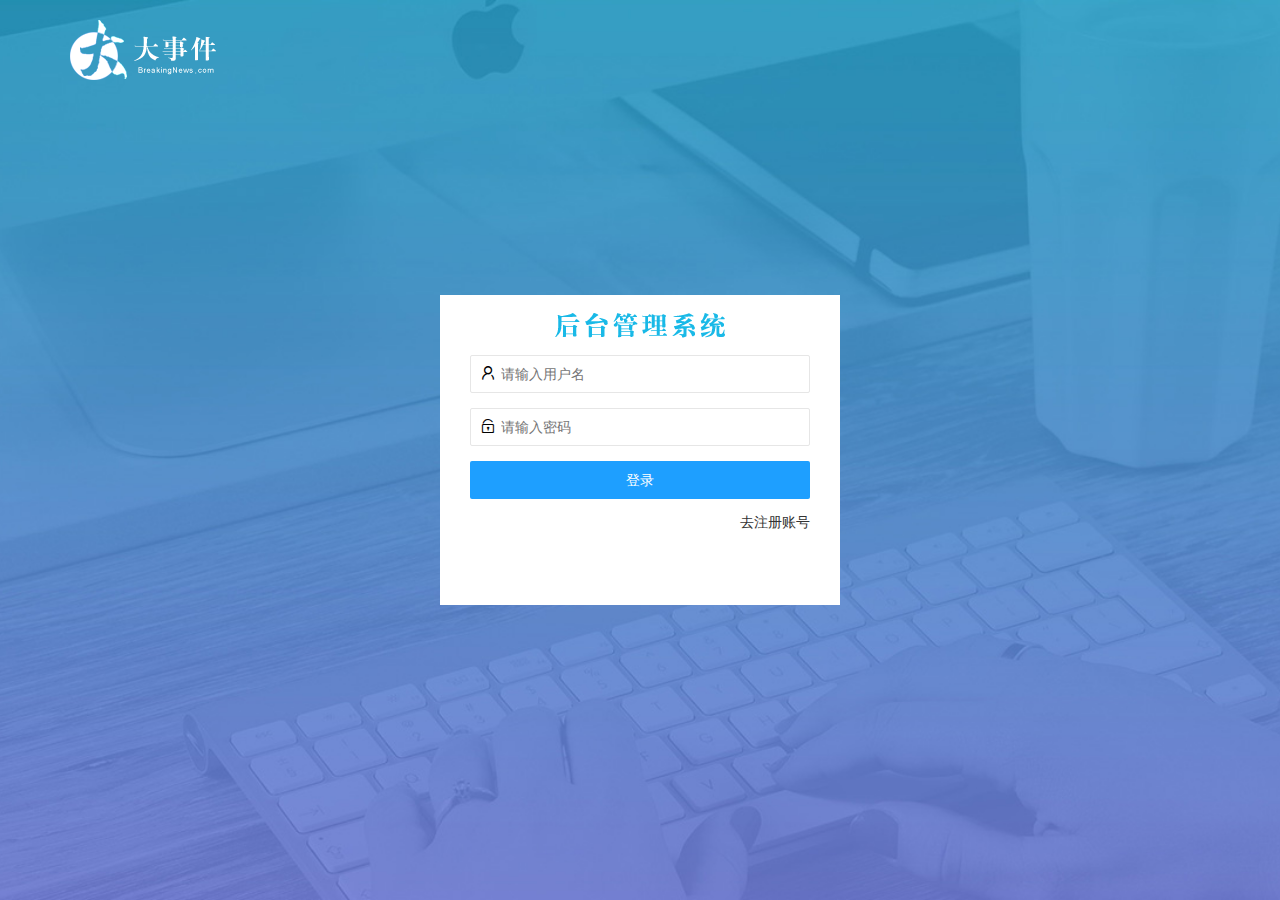
<file: home/index.html>
<!DOCTYPE html>
<html>

<head>
    <meta charset="utf-8">
    <meta name="viewport" content="width=device-width, initial-scale=1, maximum-scale=1">
    <title>大事件后台主页</title>
    <link rel="stylesheet" href="/assets/lib/layui/css/layui.css">
    <link rel="stylesheet" href="/assets/fonts/iconfont.css">
    <link rel="stylesheet" href="/assets/css/index.css">
    <script>
        //校验：  校验token是否存在
        let token = localStorage.getItem("token");
        if (!token) {
            //没有token信息
            location.href = "login.html";
        }

    </script>
</head>

<body class="layui-layout-body">
    <div class="layui-layout layui-layout-admin">
        <div class="layui-header">
            <div class="layui-logo">
                <img src="/assets/images/logo.png" alt="">
            </div>
            <!-- 头部区域（可配合layui已有的水平导航） -->

            <ul class="layui-nav layui-layout-right">
                <li class="layui-nav-item">
                    <a href="javascript:;" class="userInfo">
                        <img src="http://t.cn/RCzsdCq" class="layui-nav-img"><span class="text-avatar">A</span>
                        个人中心
                    </a>
                    <dl class="layui-nav-child">
                        <dd><a href="/user/user_info.html" target="layBody">基本资料</a></dd>
                        <dd><a href="/user/user_avatar.html" target="layBody">更换头像</a></dd>
                        <dd><a href="/user/user_pwd.html" target="layBody">重置密码</a></dd>
                    </dl>
                </li>
                <li class="layui-nav-item"><a href="javascript:;" id="logouBtn">退出</a></li>
            </ul>
        </div>

        <div class="layui-side layui-bg-black">


            <div class="layui-side-scroll">
                <!-- 左侧导航区域（可配合layui已有的垂直导航） -->
                <div class="userInfo">
                    <img src="http://t.cn/RCzsdCq" class="layui-nav-img"><span class="text-avatar">A</span>
                    <span id="welcome">欢迎 XMAN</span>
                </div>
                <ul class="layui-nav layui-nav-tree" lay-filter="test" lay-shrink="all">
                    <li class="layui-nav-item layui-this"><a href="/home/dashboard.html" target="layBody"><span
                                class="iconfont icon-home"></span>首页</a></li>
                    <li class="layui-nav-item ">
                        <a class="" href="javascript:;"><span class="iconfont icon-16"></span>文章管理</a>
                        <dl class="layui-nav-child">
                            <dd><a href="/art/art_1.html" target="layBody"><i
                                        class="layui-icon layui-icon-app"></i>文章类别</a></dd>
                            <dd><a href="javascript:;"><i class="layui-icon layui-icon-app"></i>文章列表</a></dd>
                            <dd><a href="javascript:;"><i class="layui-icon layui-icon-app"></i>发布文章</a></dd>
                        </dl>
                    </li>
                    <li class="layui-nav-item">
                        <a href="javascript:;"><span class="iconfont icon-user"></span>个人中心</a>
                        <dl class="layui-nav-child">
                            <dd><a href="/user/user_info.html" target="layBody"><i
                                        class="layui-icon layui-icon-app"></i>基本资料</a></dd>
                            <dd><a href="/user/user_avatar.html" target="layBody"><i
                                        class="layui-icon layui-icon-app"></i>更换头像</a></dd>
                            <dd><a href="/user/user_pwd.html" target="layBody"><i
                                        class="layui-icon layui-icon-app"></i>重置密码</a></dd>
                        </dl>
                    </li>
                </ul>
            </div>
        </div>

        <div class="layui-body">
            <!-- 内容主体区域 -->
            <!-- <iframe src="/home/dashboard.html" name="layBody" frameborder="0"></iframe> -->
            <iframe src="/user/user_avatar.html" name="layBody" frameborder="0"></iframe>

        </div>

        <div class="layui-footer">
            <!-- 底部固定区域 -->
            © www.itheima.com - 黑马程序员
        </div>
    </div>
    <script src="/assets/lib/layui/layui.all.js"></script>
    <script src="/assets/lib/jquery.js"></script>
    <script src="/assets/js/ajaxBase.js"></script>
    <script src="/assets/js/index.js"></script>

</body>

</html>
</file>
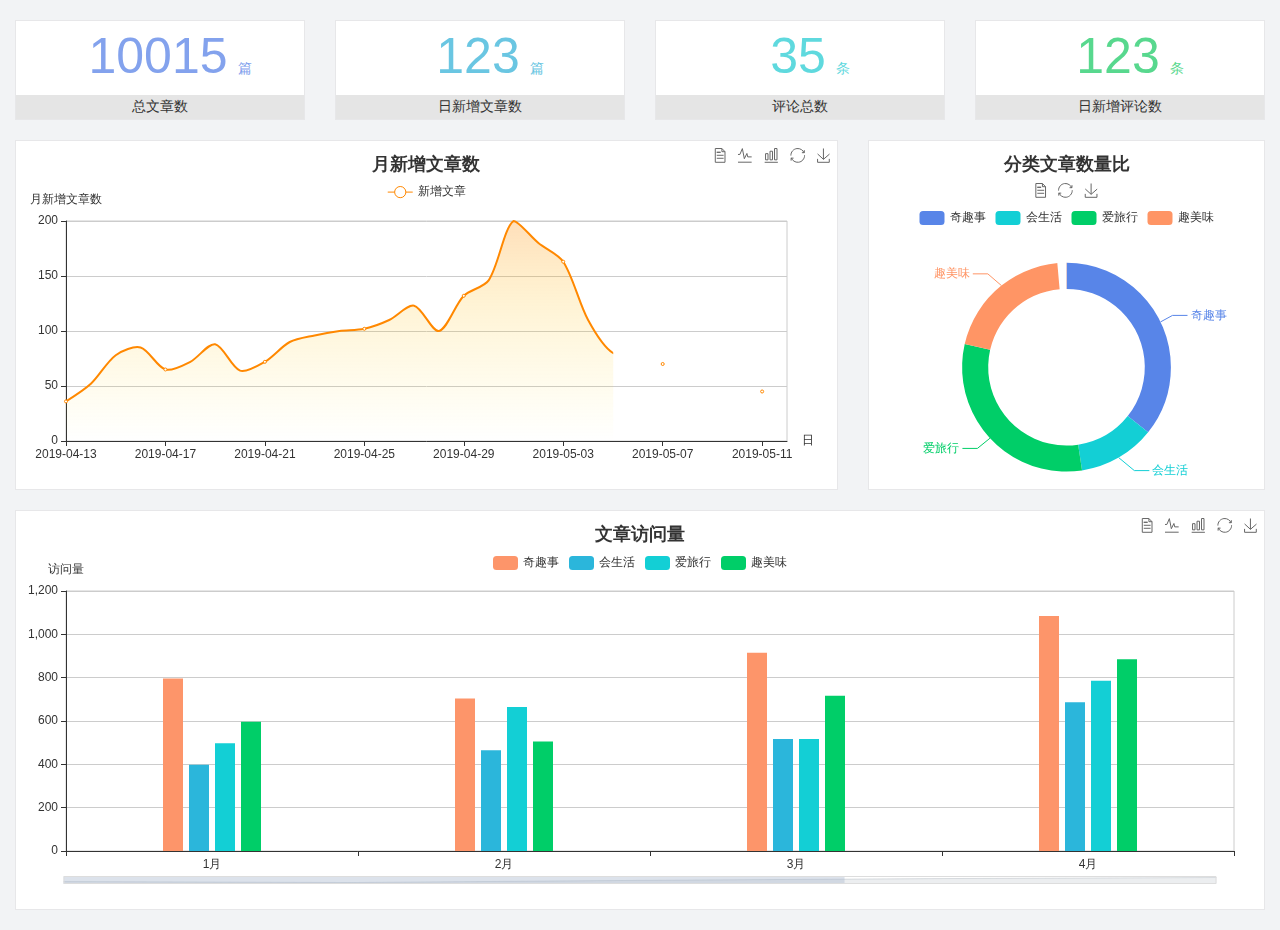
<file: home/dashboard.html>
<!DOCTYPE html>
<html lang="en">

<head>
  <meta charset="UTF-8">
  <meta name="viewport" content="width=device-width, initial-scale=1.0">
  <meta http-equiv="X-UA-Compatible" content="ie=edge">
  <title>图表统计</title>
  <link rel="stylesheet" href="../../assets/lib/bootstrap.css" />
  <link rel="stylesheet" href="../../assets/lib/main.css" />
  <script src="../../assets/lib/jquery.js"></script>
  <script type="text/javascript" src="../../assets/lib/echarts.min.js"></script>
</head>

<body>
  <div class="container-fluid">
    <div class="row spannel_list">
      <div class="col-sm-3 col-xs-6">
        <div class="spannel">
          <em>10015</em><span>篇</span>
          <b>总文章数</b>
        </div>
      </div>
      <div class="col-sm-3 col-xs-6">
        <div class="spannel scolor01">
          <em>123</em><span>篇</span>
          <b>日新增文章数</b>
        </div>
      </div>
      <div class="col-sm-3 col-xs-6">
        <div class="spannel scolor02">
          <em>35</em><span>条</span>
          <b>评论总数</b>
        </div>
      </div>
      <div class="col-sm-3 col-xs-6">
        <div class="spannel scolor03">
          <em>123</em><span>条</span>
          <b>日新增评论数</b>
        </div>
      </div>
    </div>
  </div>

  <div class="container-fluid">
    <div class="row curve-pie">
      <div class="col-lg-8 col-md-8">
        <div class="gragh_pannel" id="curve_show"></div>
      </div>
      <div class="col-lg-4 col-md-4">
        <div class="gragh_pannel" id="pie_show"></div>
      </div>
    </div>
  </div>

  <div class="container-fluid">
    <div class="column_pannel" id="column_show"></div>
  </div>

  <script>
    var oChart = echarts.init(document.getElementById('curve_show'));
    var aList_all = [
      { 'count': 36, 'date': '2019-04-13' },
      { 'count': 52, 'date': '2019-04-14' },
      { 'count': 78, 'date': '2019-04-15' },
      { 'count': 85, 'date': '2019-04-16' },
      { 'count': 65, 'date': '2019-04-17' },
      { 'count': 72, 'date': '2019-04-18' },
      { 'count': 88, 'date': '2019-04-19' },
      { 'count': 64, 'date': '2019-04-20' },
      { 'count': 72, 'date': '2019-04-21' },
      { 'count': 90, 'date': '2019-04-22' },
      { 'count': 96, 'date': '2019-04-23' },
      { 'count': 100, 'date': '2019-04-24' },
      { 'count': 102, 'date': '2019-04-25' },
      { 'count': 110, 'date': '2019-04-26' },
      { 'count': 123, 'date': '2019-04-27' },
      { 'count': 100, 'date': '2019-04-28' },
      { 'count': 132, 'date': '2019-04-29' },
      { 'count': 146, 'date': '2019-04-30' },
      { 'count': 200, 'date': '2019-05-01' },
      { 'count': 180, 'date': '2019-05-02' },
      { 'count': 163, 'date': '2019-05-03' },
      { 'count': 110, 'date': '2019-05-04' },
      { 'count': 80, 'date': '2019-05-05' },
      { 'count': 82, 'date': '2019-05-06' },
      { 'count': 70, 'date': '2019-05-07' },
      { 'count': 65, 'date': '2019-05-08' },
      { 'count': 54, 'date': '2019-05-09' },
      { 'count': 40, 'date': '2019-05-10' },
      { 'count': 45, 'date': '2019-05-11' },
      { 'count': 38, 'date': '2019-05-12' },
    ];

    let aCount = [];
    let aDate = [];

    for (var i = 0; i < aList_all.length; i++) {
      aCount.push(aList_all[i].count);
      aDate.push(aList_all[i].date);
    }

    var chartopt = {
      title: {
        text: '月新增文章数',
        left: 'center',
        top: '10'
      },
      tooltip: {
        trigger: 'axis'
      },
      legend: {
        data: ['新增文章'],
        top: '40'
      },
      toolbox: {
        show: true,
        feature: {
          mark: { show: true },
          dataView: { show: true, readOnly: false },
          magicType: { show: true, type: ['line', 'bar'] },
          restore: { show: true },
          saveAsImage: { show: true }
        }
      },
      calculable: true,
      xAxis: [
        {
          name: '日',
          type: 'category',
          boundaryGap: false,
          data: aDate
        }
      ],
      yAxis: [
        {
          name: '月新增文章数',
          type: 'value'
        }
      ],
      series: [
        {
          name: '新增文章',
          type: 'line',
          smooth: true,
          itemStyle: { normal: { areaStyle: { type: 'default' }, color: '#f80' }, lineStyle: { color: '#f80' } },
          data: aCount
        }],
      areaStyle: {
        normal: {
          color: new echarts.graphic.LinearGradient(0, 0, 0, 1, [{
            offset: 0,
            color: 'rgba(255,136,0,0.39)'
          }, {
            offset: .34,
            color: 'rgba(255,180,0,0.25)'
          }, {
            offset: 1,
            color: 'rgba(255,222,0,0.00)'
          }])

        }
      },
      grid: {
        show: true,
        x: 50,
        x2: 50,
        y: 80,
        height: 220
      }
    };

    oChart.setOption(chartopt);


    var oPie = echarts.init(document.getElementById('pie_show'));
    var oPieopt =
    {
      title: {
        top: 10,
        text: '分类文章数量比',
        x: 'center'
      },
      tooltip: {
        trigger: 'item',
        formatter: "{a} <br/>{b} : {c} ({d}%)"
      },
      color: ['#5885e8', '#13cfd5', '#00ce68', '#ff9565'],
      legend: {
        x: 'center',
        top: 65,
        data: ['奇趣事', '会生活', '爱旅行', '趣美味']
      },
      toolbox: {
        show: true,
        x: 'center',
        top: 35,
        feature: {
          mark: { show: true },
          dataView: { show: true, readOnly: false },
          magicType: {
            show: true,
            type: ['pie', 'funnel'],
            option: {
              funnel: {
                x: '25%',
                width: '50%',
                funnelAlign: 'left',
                max: 1548
              }
            }
          },
          restore: { show: true },
          saveAsImage: { show: true }
        }
      },
      calculable: true,
      series: [
        {
          name: '访问来源',
          type: 'pie',
          radius: ['45%', '60%'],
          center: ['50%', '65%'],
          data: [
            { value: 300, name: '奇趣事' },
            { value: 100, name: '会生活' },
            { value: 260, name: '爱旅行' },
            { value: 180, name: '趣美味' }
          ]
        }
      ]
    };
    oPie.setOption(oPieopt);



    var oColumn = this.echarts.init(document.getElementById('column_show'));
    var oColumnopt =
    {
      title: {
        text: '文章访问量',
        left: 'center',
        top: '10'
      },
      tooltip: {
        trigger: 'axis'
      },
      legend: {
        data: ['奇趣事', '会生活', '爱旅行', '趣美味'],
        top: '40'
      },
      toolbox: {
        show: true,
        feature: {
          mark: { show: true },
          dataView: { show: true, readOnly: false },
          magicType: { show: true, type: ['line', 'bar'] },
          restore: { show: true },
          saveAsImage: { show: true }
        }
      },
      calculable: true,
      xAxis: [
        {
          type: 'category',
          data: ['1月', '2月', '3月', '4月', '5月']
        }
      ],
      yAxis: [
        {
          name: '访问量',
          type: 'value'
        }
      ],
      series: [
        {
          name: '奇趣事',
          type: 'bar',
          barWidth: 20,
          itemStyle: {
            normal: { areaStyle: { type: 'default' }, color: '#fd956a' }
          },
          data: [800, 708, 920, 1090, 1200]
        },
        {
          name: '会生活',
          type: 'bar',
          barWidth: 20,
          itemStyle: {
            normal: { areaStyle: { type: 'default' }, color: '#2bb6db' }
          },
          data: [400, 468, 520, 690, 800]
        },
        {
          name: '爱旅行',
          type: 'bar',
          barWidth: 20,
          itemStyle: {
            normal: { areaStyle: { type: 'default' }, color: '#13cfd5' }
          },
          data: [500, 668, 520, 790, 900]
        },
        {
          name: '趣美味',
          type: 'bar',
          barWidth: 20,
          itemStyle: {
            normal: { areaStyle: { type: 'default' }, color: '#00ce68' }
          },
          data: [600, 508, 720, 890, 1000]
        }
      ],
      grid: {
        show: true,
        x: 50,
        x2: 30,
        y: 80,
        height: 260
      },
      dataZoom: [//给x轴设置滚动条
        {
          start: 0,//默认为0
          end: 100 - 1000 / 31,//默认为100
          type: 'slider',
          show: true,
          xAxisIndex: [0],
          handleSize: 0,//滑动条的 左右2个滑动条的大小
          height: 8,//组件高度
          left: 45, //左边的距离
          right: 50,//右边的距离
          bottom: 26,//右边的距离
          handleColor: '#ddd',//h滑动图标的颜色
          handleStyle: {
            borderColor: "#cacaca",
            borderWidth: "1",
            shadowBlur: 2,
            background: "#ddd",
            shadowColor: "#ddd",
          }
        }]
    };
    oColumn.setOption(oColumnopt);
  </script>
</body>

</html>
</file>
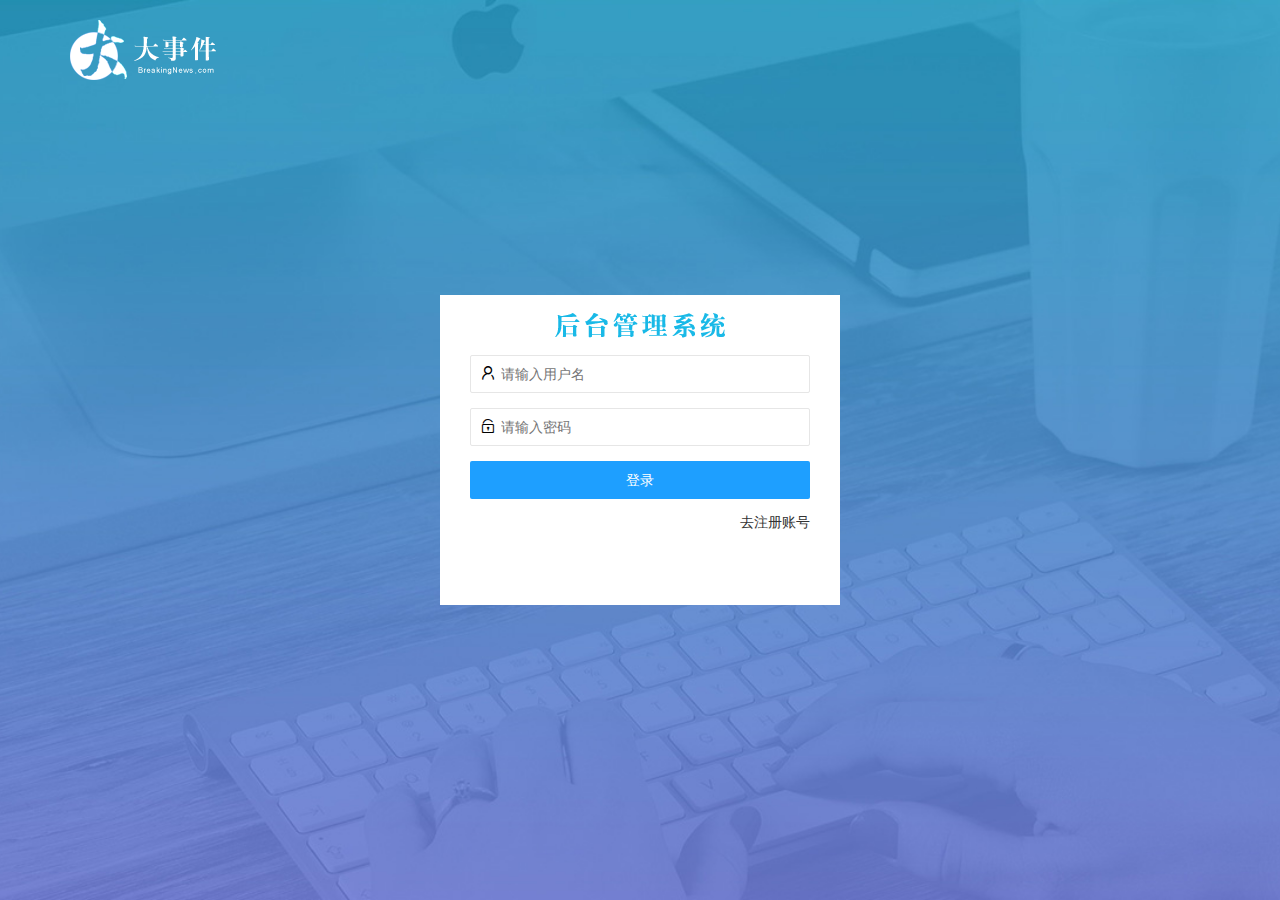
<file: home/login.html>
<!DOCTYPE html>
<html lang="en">

<head>
    <meta charset="UTF-8">
    <meta name="viewport" content="width=device-width, initial-scale=1.0">
    <title>大事件后台登录页面</title>
    <link rel="stylesheet" href="/assets/lib/layui/css/layui.css">
    <link rel="stylesheet" href="/assets/css/login.css">

</head>

<body>
    <!-- logo -->
    <div class="layui-main header">
        <img src="/assets/images/logo.png" alt="">
    </div>

    <!-- 登录&注册表单区域 -->
    <div class="loginAndResi">
        <!-- 标题 -->
        <div class="title"></div>

        <!-- 登录 -->
        <div class="loginBox">
            <form class="layui-form" id="loginForm">
                <div class="layui-form-item">
                    <i class="layui-icon layui-icon-username"></i>
                    <input type="text" name="username" required lay-verify="required" placeholder="请输入用户名"
                        autocomplete="off" class="layui-input">
                </div>

                <div class="layui-form-item">
                    <i class="layui-icon layui-icon-password"></i>
                    <input type="password" name="password" required lay-verify="required|pass" placeholder="请输入密码"
                        autocomplete="off" class="layui-input">
                </div>

                <div class="layui-form-item">
                    <button class="layui-btn layui-btn-fluid layui-btn layui-btn layui-btn-normal" lay-submit
                        lay-filter="formDemo">登录</button>
                </div>

                <div class="layui-form-item">
                    <a href="javascript:;" id="gotoRegi">去注册账号</a>
                </div>

            </form>
        </div>

        <!-- 注册 -->
        <div class="regiBox">
            <form class="layui-form" id="regiForm">
                <div class="layui-form-item">
                    <i class="layui-icon layui-icon-username"></i>
                    <input type="text" name="username" required lay-verify="required" placeholder="请输入用户名"
                        autocomplete="off" class="layui-input">
                </div>

                <div class="layui-form-item">
                    <i class="layui-icon layui-icon-password"></i>
                    <input type="password" name="password" required lay-verify="required|pass" placeholder="请输入密码"
                        autocomplete="off" class="layui-input">
                </div>

                <div class="layui-form-item">
                    <i class="layui-icon layui-icon-password"></i>
                    <input type="password" name="repassword" required lay-verify="required|pass|repass"
                        placeholder="请再次确认密码" autocomplete="off" class="layui-input">
                </div>

                <div class="layui-form-item">
                    <button class="layui-btn layui-btn-fluid layui-btn layui-btn layui-btn-normal" lay-submit
                        lay-filter="formDemo">登录</button>
                </div>

                <div class="layui-form-item">
                    <a href="javascript:;" id="gotoLogin">去登录</a>
                </div>

            </form>

        </div>

    </div>







    <!-- JQ -->
    <script src="/assets/lib/jquery.js"></script>
    <!-- layui的js  全部功能-->
    <script src="/assets/lib/layui/layui.all.js"></script>

    <script src="/assets/js/ajaxBase.js"></script>

    <!-- 我的js -->
    <script src="/assets/js/login.js"></script>
</body>

</html>
</file>
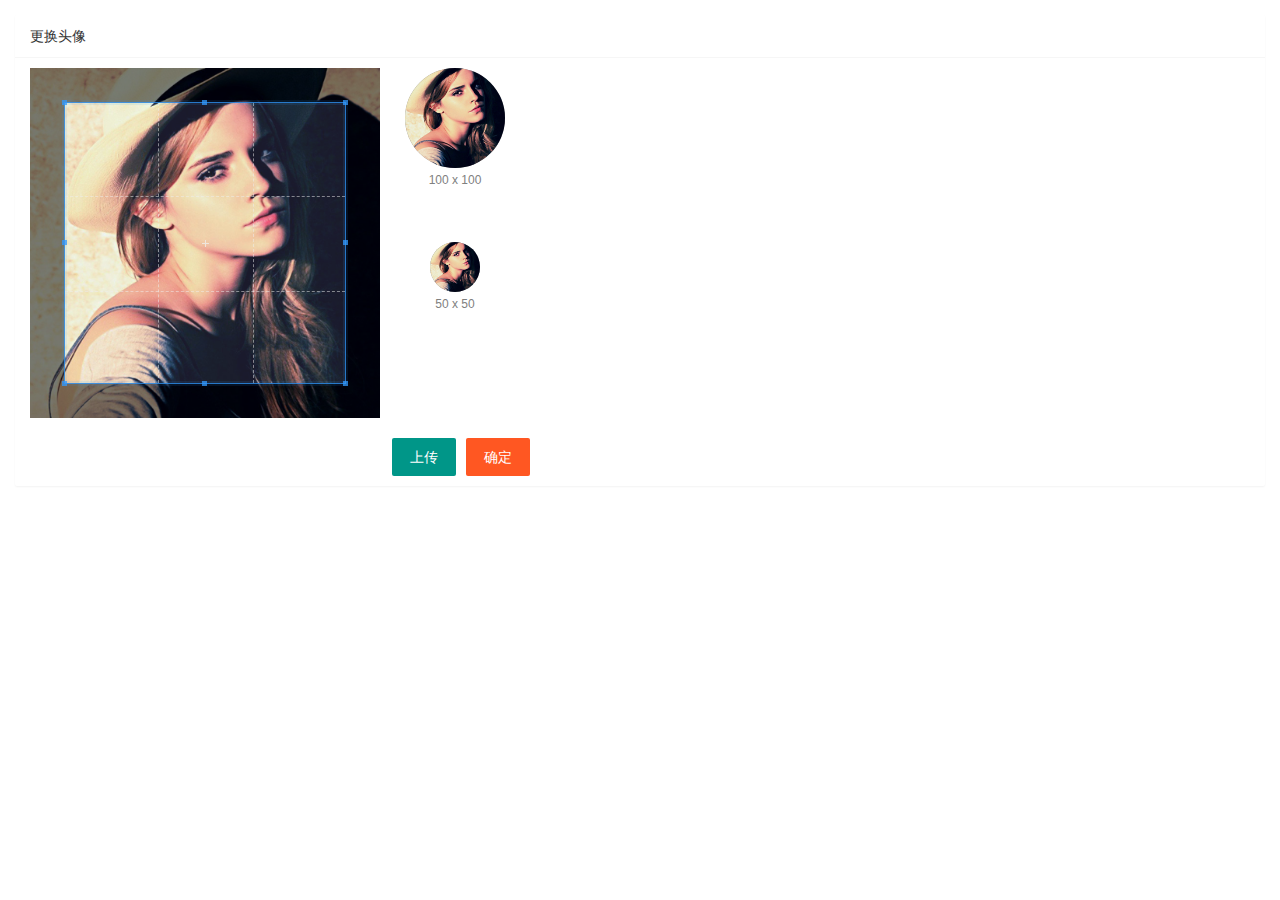
<file: user/user_avatar.html>
<!DOCTYPE html>
<html lang="en">

<head>
    <meta charset="UTF-8">
    <meta name="viewport" content="width=device-width, initial-scale=1.0">
    <title>Document</title>
    <link rel="stylesheet" href="/assets/lib/layui/css/layui.css">
    <link rel="stylesheet" href="/assets/lib/cropper/cropper.css" />
    <link rel="stylesheet" href="/assets/css/user/user_avatar.css">
</head>

<body>
    <div class="layui-card">
        <div class="layui-card-header">更换头像</div>
        <div class="layui-card-body">
            <!-- 第一行的图片裁剪和预览区域 -->
            <div class="row1">
                <!-- 图片裁剪区域 -->
                <div class="cropper-box">
                    <!-- 这个 img 标签很重要，将来会把它初始化为裁剪区域 -->
                    <img id="image" src="/assets/images/sample.jpg" />
                </div>
                <!-- 图片的预览区域 -->
                <div class="preview-box">
                    <div>
                        <!-- 宽高为 100px 的预览区域 -->
                        <div class="img-preview w100"></div>
                        <p class="size">100 x 100</p>
                    </div>
                    <div>
                        <!-- 宽高为 50px 的预览区域 -->
                        <div class="img-preview w50"></div>
                        <p class="size">50 x 50</p>
                    </div>
                </div>
            </div>

            <!-- 第二行的按钮区域 -->
            <div class="row2">
                <!-- accept  控制用户可以选择那些类型的文件 -->
                <input type="file" accept="image/*" id="file" class="layui-hide">
                <button type="button" id="uploadBtn" class="layui-btn">上传</button>
                <button type="button" id="sureBtn" class="layui-btn layui-btn-danger">确定</button>
            </div>
        </div>
    </div>
    <script src="/assets/lib/layui/layui.all.js"></script>
    <script src="/assets/lib/jquery.js"></script>
    <script src="/assets/lib/cropper/Cropper.js"></script>
    <script src="/assets/lib/cropper/jquery-cropper.js"></script>
    <script src="/assets/js/ajaxBase.js"></script>
    <script src="/assets/js/user/user_avatar.js"></script>
</body>

</html>
</file>
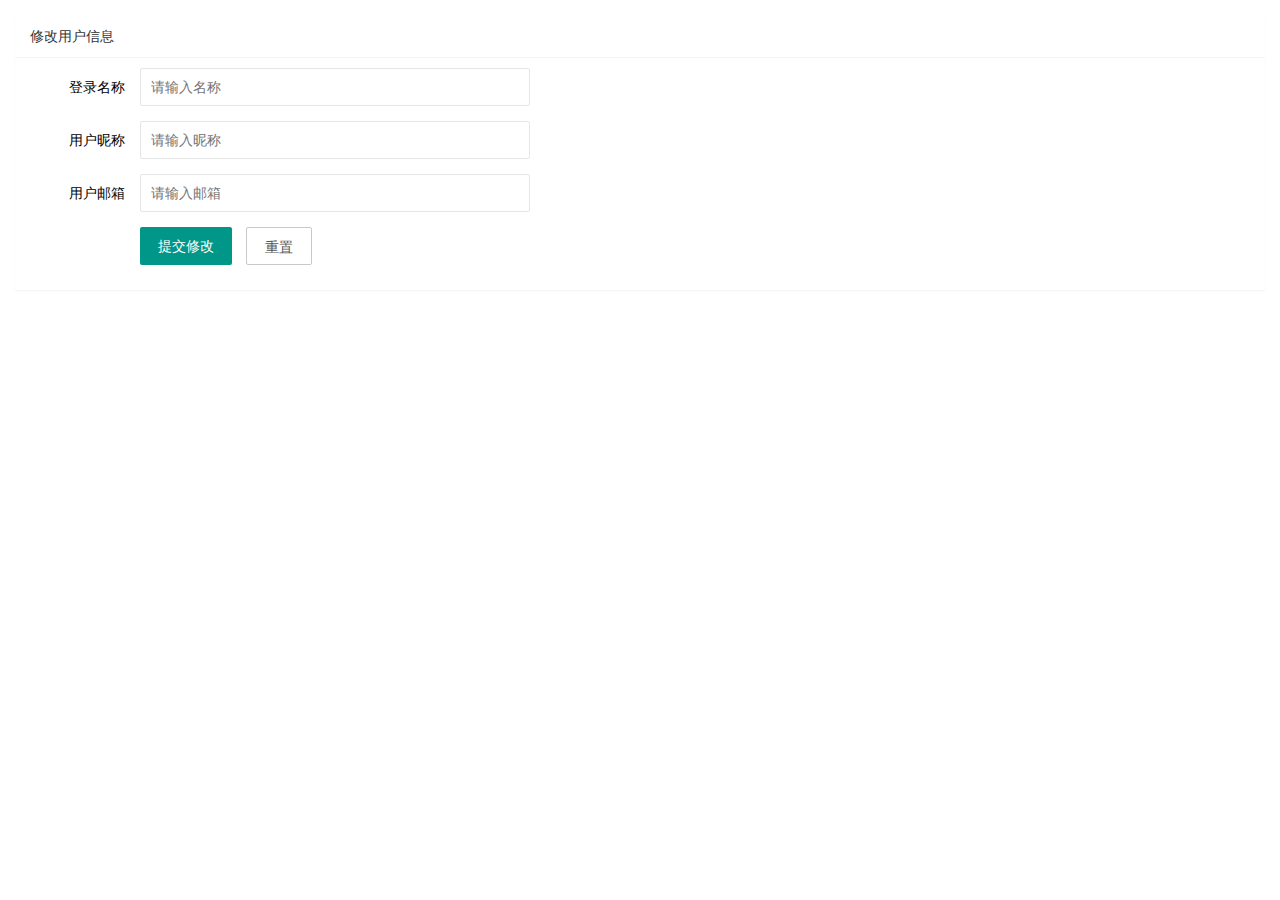
<file: user/user_info.html>
<!DOCTYPE html>
<html lang="en">

<head>
    <meta charset="UTF-8">
    <meta name="viewport" content="width=device-width, initial-scale=1.0">
    <title>Document</title>
    <link rel="stylesheet" href="/assets/lib/layui/css/layui.css">
    <link rel="stylesheet" href="/assets/css/user/user_info.css">
</head>

<body>
    <div class="layui-card">
        <div class="layui-card-header">修改用户信息</div>
        <div class="layui-card-body">
            <form class="layui-form" id="userForm" lay-filter="userForm">
                <div class="layui-form-item layui-hide">
                    <label class="layui-form-label">id</label>
                    <div class="layui-input-block">
                        <!-- readonly   只读 -->
                        <input readonly type="text" name="id" required lay-verify="required" placeholder="请输入名称"
                            autocomplete="off" class="layui-input">
                    </div>
                </div>
                <div class="layui-form-item">
                    <label class="layui-form-label">登录名称</label>
                    <div class="layui-input-block">
                        <!-- readonly   只读 -->
                        <input readonly type="text" name="username" required lay-verify="required" placeholder="请输入名称"
                            autocomplete="off" class="layui-input">
                    </div>
                </div>
                <div class="layui-form-item">
                    <label class="layui-form-label">用户昵称</label>
                    <div class="layui-input-block">
                        <input type="text" name="nickname" required lay-verify="required|nickname" placeholder="请输入昵称"
                            autocomplete="off" class="layui-input">
                    </div>
                </div>
                <div class="layui-form-item">
                    <label class="layui-form-label">用户邮箱</label>
                    <div class="layui-input-block">
                        <input type="email" name="email" required lay-verify="required|email" placeholder="请输入邮箱"
                            autocomplete="off" class="layui-input">
                    </div>
                </div>
                <div class="layui-form-item">
                    <div class="layui-input-block">
                        <button class="layui-btn" lay-submit lay-filter="formDemo">提交修改</button>
                        <button type="reset" id="resetBtn" class="layui-btn layui-btn-primary">重置</button>
                    </div>
                </div>

            </form>
        </div>
    </div>
    <script src="/assets/lib/layui/layui.all.js"></script>
    <script src="/assets/lib/jquery.js"></script>
    <script src="/assets/js/ajaxBase.js"></script>
    <script src="/assets/js/user/user_info.js"></script>

</body>

</html>
</file>
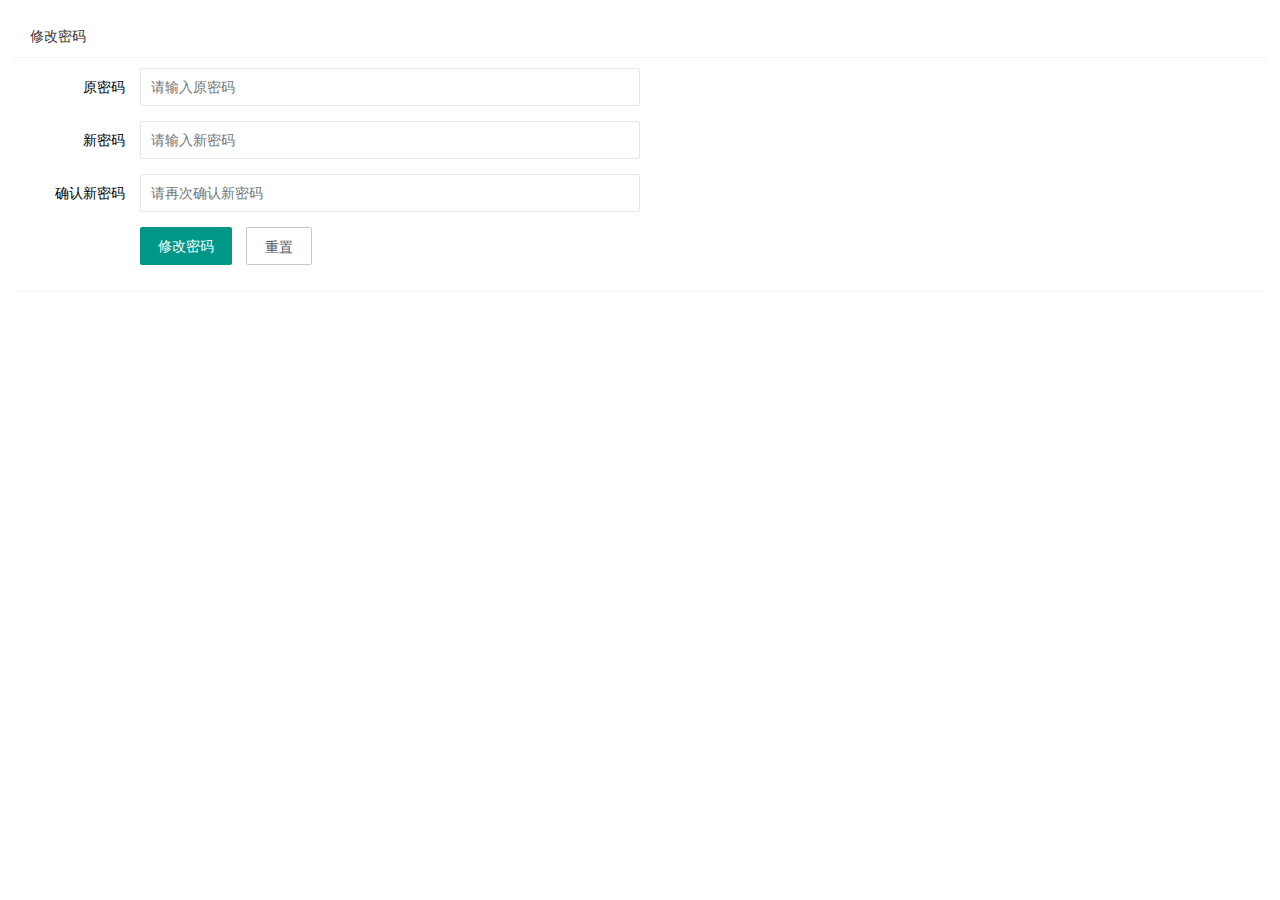
<file: user/user_pwd.html>
<!DOCTYPE html>
<html lang="en">

<head>
    <meta charset="UTF-8">
    <meta name="viewport" content="width=device-width, initial-scale=1.0">
    <title>Document</title>
    <link rel="stylesheet" href="/assets/lib/layui/css/layui.css">
    <link rel="stylesheet" href="/assets/css/user/user_pwd.css">
</head>

<body>
    <div class="layui-card">
        <div class="layui-card-header">修改密码</div>
        <div class="layui-card-body">
            <form class="layui-form" id="pwdForm">
                <div class="layui-form-item">
                    <label class="layui-form-label">原密码</label>
                    <div class="layui-input-block">
                        <input type="password" name="oldPwd" required lay-verify="required|pass" placeholder="请输入原密码"
                            autocomplete="off" class="layui-input">
                    </div>
                </div>
                <div class="layui-form-item">
                    <label class="layui-form-label">新密码</label>
                    <div class="layui-input-block">
                        <input type="password" name="newPwd" required lay-verify="required|pass|newPwd"
                            placeholder="请输入新密码" autocomplete="off" class="layui-input">
                    </div>
                </div>
                <div class="layui-form-item">
                    <label class="layui-form-label">确认新密码</label>
                    <div class="layui-input-block">
                        <input type="password" name="rePwd" required lay-verify="required|pass|samePwd"
                            placeholder="请再次确认新密码" autocomplete="off" class="layui-input">
                    </div>
                </div>
                <div class="layui-form-item">
                    <div class="layui-input-block">
                        <button class="layui-btn" lay-submit lay-filter="formDemo">修改密码</button>
                        <button type="reset" class="layui-btn layui-btn-primary">重置</button>
                    </div>
                </div>
            </form>
        </div>
    </div>

    <script src="/assets/lib/layui/layui.all.js"></script>
    <script src="/assets/lib/jquery.js"></script>
    <script src="/assets/js/ajaxBase.js"></script>
    <script src="/assets/js/user/user_pwd.js"></script>

</body>

</html>
</file>
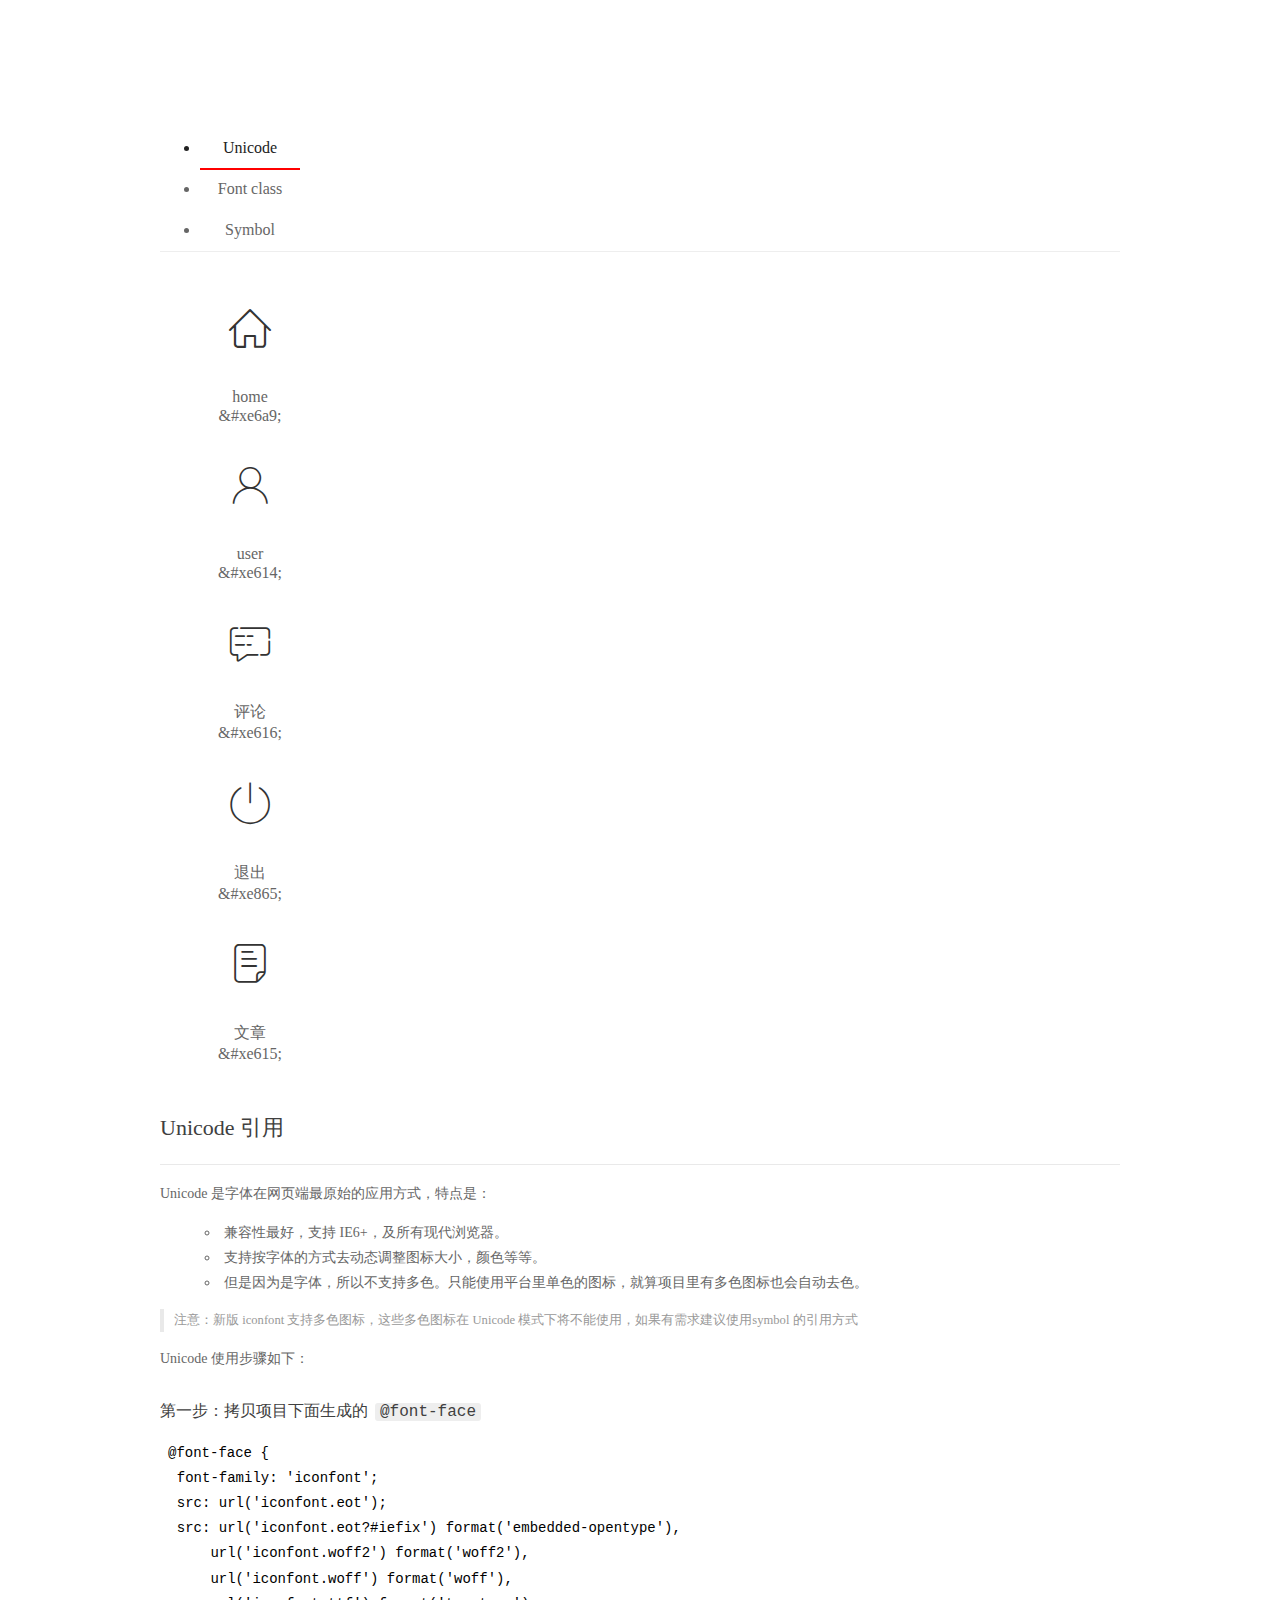
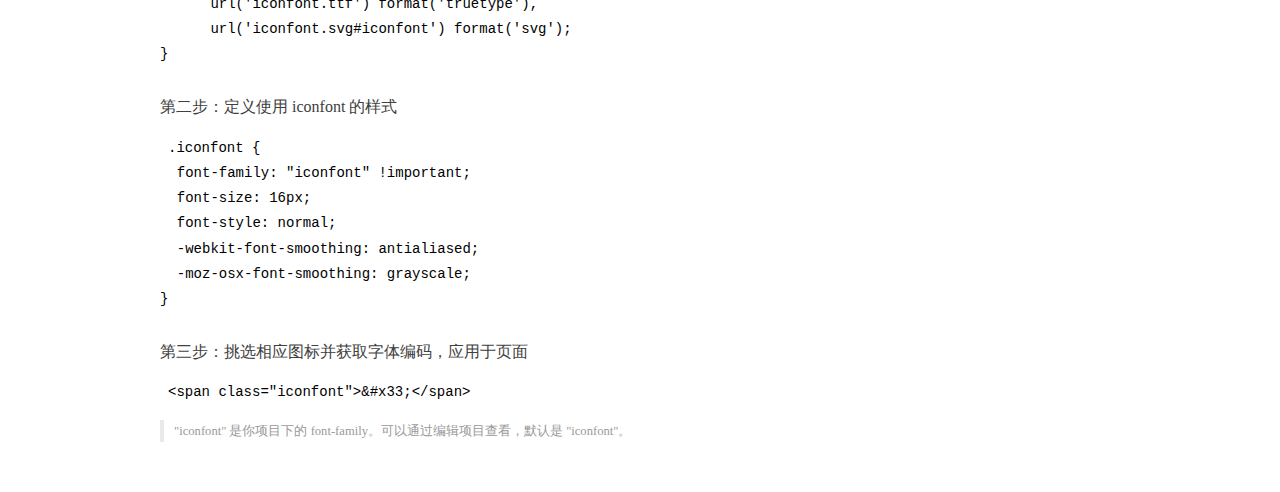
<file: assets/fonts/demo_index.html>
<!DOCTYPE html>
<html>
<head>
  <meta charset="utf-8"/>
  <title>IconFont Demo</title>
  <link rel="shortcut icon" href="https://gtms04.alicdn.com/tps/i4/TB1_oz6GVXXXXaFXpXXJDFnIXXX-64-64.ico" type="image/x-icon"/>
  <link rel="stylesheet" href="https://g.alicdn.com/thx/cube/1.3.2/cube.min.css">
  <link rel="stylesheet" href="demo.css">
  <link rel="stylesheet" href="iconfont.css">
  <script src="iconfont.js"></script>
  <!-- jQuery -->
  <script src="https://a1.alicdn.com/oss/uploads/2018/12/26/7bfddb60-08e8-11e9-9b04-53e73bb6408b.js"></script>
  <!-- 代码高亮 -->
  <script src="https://a1.alicdn.com/oss/uploads/2018/12/26/a3f714d0-08e6-11e9-8a15-ebf944d7534c.js"></script>
</head>
<body>
  <div class="main">
    <h1 class="logo"><a href="https://www.iconfont.cn/" title="iconfont 首页" target="_blank">&#xe86b;</a></h1>
    <div class="nav-tabs">
      <ul id="tabs" class="dib-box">
        <li class="dib active"><span>Unicode</span></li>
        <li class="dib"><span>Font class</span></li>
        <li class="dib"><span>Symbol</span></li>
      </ul>
      
    </div>
    <div class="tab-container">
      <div class="content unicode" style="display: block;">
          <ul class="icon_lists dib-box">
          
            <li class="dib">
              <span class="icon iconfont">&#xe6a9;</span>
                <div class="name">home</div>
                <div class="code-name">&amp;#xe6a9;</div>
              </li>
          
            <li class="dib">
              <span class="icon iconfont">&#xe614;</span>
                <div class="name">user</div>
                <div class="code-name">&amp;#xe614;</div>
              </li>
          
            <li class="dib">
              <span class="icon iconfont">&#xe616;</span>
                <div class="name">评论</div>
                <div class="code-name">&amp;#xe616;</div>
              </li>
          
            <li class="dib">
              <span class="icon iconfont">&#xe865;</span>
                <div class="name">退出</div>
                <div class="code-name">&amp;#xe865;</div>
              </li>
          
            <li class="dib">
              <span class="icon iconfont">&#xe615;</span>
                <div class="name">文章</div>
                <div class="code-name">&amp;#xe615;</div>
              </li>
          
          </ul>
          <div class="article markdown">
          <h2 id="unicode-">Unicode 引用</h2>
          <hr>

          <p>Unicode 是字体在网页端最原始的应用方式，特点是：</p>
          <ul>
            <li>兼容性最好，支持 IE6+，及所有现代浏览器。</li>
            <li>支持按字体的方式去动态调整图标大小，颜色等等。</li>
            <li>但是因为是字体，所以不支持多色。只能使用平台里单色的图标，就算项目里有多色图标也会自动去色。</li>
          </ul>
          <blockquote>
            <p>注意：新版 iconfont 支持多色图标，这些多色图标在 Unicode 模式下将不能使用，如果有需求建议使用symbol 的引用方式</p>
          </blockquote>
          <p>Unicode 使用步骤如下：</p>
          <h3 id="-font-face">第一步：拷贝项目下面生成的 <code>@font-face</code></h3>
<pre><code class="language-css"
>@font-face {
  font-family: 'iconfont';
  src: url('iconfont.eot');
  src: url('iconfont.eot?#iefix') format('embedded-opentype'),
      url('iconfont.woff2') format('woff2'),
      url('iconfont.woff') format('woff'),
      url('iconfont.ttf') format('truetype'),
      url('iconfont.svg#iconfont') format('svg');
}
</code></pre>
          <h3 id="-iconfont-">第二步：定义使用 iconfont 的样式</h3>
<pre><code class="language-css"
>.iconfont {
  font-family: "iconfont" !important;
  font-size: 16px;
  font-style: normal;
  -webkit-font-smoothing: antialiased;
  -moz-osx-font-smoothing: grayscale;
}
</code></pre>
          <h3 id="-">第三步：挑选相应图标并获取字体编码，应用于页面</h3>
<pre>
<code class="language-html"
>&lt;span class="iconfont"&gt;&amp;#x33;&lt;/span&gt;
</code></pre>
          <blockquote>
            <p>"iconfont" 是你项目下的 font-family。可以通过编辑项目查看，默认是 "iconfont"。</p>
          </blockquote>
          </div>
      </div>
      <div class="content font-class">
        <ul class="icon_lists dib-box">
          
          <li class="dib">
            <span class="icon iconfont icon-home"></span>
            <div class="name">
              home
            </div>
            <div class="code-name">.icon-home
            </div>
          </li>
          
          <li class="dib">
            <span class="icon iconfont icon-user"></span>
            <div class="name">
              user
            </div>
            <div class="code-name">.icon-user
            </div>
          </li>
          
          <li class="dib">
            <span class="icon iconfont icon-pinglun"></span>
            <div class="name">
              评论
            </div>
            <div class="code-name">.icon-pinglun
            </div>
          </li>
          
          <li class="dib">
            <span class="icon iconfont icon-tuichu"></span>
            <div class="name">
              退出
            </div>
            <div class="code-name">.icon-tuichu
            </div>
          </li>
          
          <li class="dib">
            <span class="icon iconfont icon-16"></span>
            <div class="name">
              文章
            </div>
            <div class="code-name">.icon-16
            </div>
          </li>
          
        </ul>
        <div class="article markdown">
        <h2 id="font-class-">font-class 引用</h2>
        <hr>

        <p>font-class 是 Unicode 使用方式的一种变种，主要是解决 Unicode 书写不直观，语意不明确的问题。</p>
        <p>与 Unicode 使用方式相比，具有如下特点：</p>
        <ul>
          <li>兼容性良好，支持 IE8+，及所有现代浏览器。</li>
          <li>相比于 Unicode 语意明确，书写更直观。可以很容易分辨这个 icon 是什么。</li>
          <li>因为使用 class 来定义图标，所以当要替换图标时，只需要修改 class 里面的 Unicode 引用。</li>
          <li>不过因为本质上还是使用的字体，所以多色图标还是不支持的。</li>
        </ul>
        <p>使用步骤如下：</p>
        <h3 id="-fontclass-">第一步：引入项目下面生成的 fontclass 代码：</h3>
<pre><code class="language-html">&lt;link rel="stylesheet" href="./iconfont.css"&gt;
</code></pre>
        <h3 id="-">第二步：挑选相应图标并获取类名，应用于页面：</h3>
<pre><code class="language-html">&lt;span class="iconfont icon-xxx"&gt;&lt;/span&gt;
</code></pre>
        <blockquote>
          <p>"
            iconfont" 是你项目下的 font-family。可以通过编辑项目查看，默认是 "iconfont"。</p>
        </blockquote>
      </div>
      </div>
      <div class="content symbol">
          <ul class="icon_lists dib-box">
          
            <li class="dib">
                <svg class="icon svg-icon" aria-hidden="true">
                  <use xlink:href="#icon-home"></use>
                </svg>
                <div class="name">home</div>
                <div class="code-name">#icon-home</div>
            </li>
          
            <li class="dib">
                <svg class="icon svg-icon" aria-hidden="true">
                  <use xlink:href="#icon-user"></use>
                </svg>
                <div class="name">user</div>
                <div class="code-name">#icon-user</div>
            </li>
          
            <li class="dib">
                <svg class="icon svg-icon" aria-hidden="true">
                  <use xlink:href="#icon-pinglun"></use>
                </svg>
                <div class="name">评论</div>
                <div class="code-name">#icon-pinglun</div>
            </li>
          
            <li class="dib">
                <svg class="icon svg-icon" aria-hidden="true">
                  <use xlink:href="#icon-tuichu"></use>
                </svg>
                <div class="name">退出</div>
                <div class="code-name">#icon-tuichu</div>
            </li>
          
            <li class="dib">
                <svg class="icon svg-icon" aria-hidden="true">
                  <use xlink:href="#icon-16"></use>
                </svg>
                <div class="name">文章</div>
                <div class="code-name">#icon-16</div>
            </li>
          
          </ul>
          <div class="article markdown">
          <h2 id="symbol-">Symbol 引用</h2>
          <hr>

          <p>这是一种全新的使用方式，应该说这才是未来的主流，也是平台目前推荐的用法。相关介绍可以参考这篇<a href="">文章</a>
            这种用法其实是做了一个 SVG 的集合，与另外两种相比具有如下特点：</p>
          <ul>
            <li>支持多色图标了，不再受单色限制。</li>
            <li>通过一些技巧，支持像字体那样，通过 <code>font-size</code>, <code>color</code> 来调整样式。</li>
            <li>兼容性较差，支持 IE9+，及现代浏览器。</li>
            <li>浏览器渲染 SVG 的性能一般，还不如 png。</li>
          </ul>
          <p>使用步骤如下：</p>
          <h3 id="-symbol-">第一步：引入项目下面生成的 symbol 代码：</h3>
<pre><code class="language-html">&lt;script src="./iconfont.js"&gt;&lt;/script&gt;
</code></pre>
          <h3 id="-css-">第二步：加入通用 CSS 代码（引入一次就行）：</h3>
<pre><code class="language-html">&lt;style&gt;
.icon {
  width: 1em;
  height: 1em;
  vertical-align: -0.15em;
  fill: currentColor;
  overflow: hidden;
}
&lt;/style&gt;
</code></pre>
          <h3 id="-">第三步：挑选相应图标并获取类名，应用于页面：</h3>
<pre><code class="language-html">&lt;svg class="icon" aria-hidden="true"&gt;
  &lt;use xlink:href="#icon-xxx"&gt;&lt;/use&gt;
&lt;/svg&gt;
</code></pre>
          </div>
      </div>

    </div>
  </div>
  <script>
  $(document).ready(function () {
      $('.tab-container .content:first').show()

      $('#tabs li').click(function (e) {
        var tabContent = $('.tab-container .content')
        var index = $(this).index()

        if ($(this).hasClass('active')) {
          return
        } else {
          $('#tabs li').removeClass('active')
          $(this).addClass('active')

          tabContent.hide().eq(index).fadeIn()
        }
      })
    })
  </script>
</body>
</html>
</file>
<file: assets/lib/layui/css/layui.css>
/** layui-v2.5.6 MIT License By https://www.layui.com */
 .layui-inline,img{display:inline-block;vertical-align:middle}h1,h2,h3,h4,h5,h6{font-weight:400}.layui-edge,.layui-header,.layui-inline,.layui-main{position:relative}.layui-body,.layui-edge,.layui-elip{overflow:hidden}.layui-btn,.layui-edge,.layui-inline,img{vertical-align:middle}.layui-btn,.layui-disabled,.layui-icon,.layui-unselect{-moz-user-select:none;-webkit-user-select:none;-ms-user-select:none}.layui-elip,.layui-form-checkbox span,.layui-form-pane .layui-form-label{text-overflow:ellipsis;white-space:nowrap}.layui-breadcrumb,.layui-tree-btnGroup{visibility:hidden}blockquote,body,button,dd,div,dl,dt,form,h1,h2,h3,h4,h5,h6,input,li,ol,p,pre,td,textarea,th,ul{margin:0;padding:0;-webkit-tap-highlight-color:rgba(0,0,0,0)}a:active,a:hover{outline:0}img{border:none}li{list-style:none}table{border-collapse:collapse;border-spacing:0}h4,h5,h6{font-size:100%}button,input,optgroup,option,select,textarea{font-family:inherit;font-size:inherit;font-style:inherit;font-weight:inherit;outline:0}pre{white-space:pre-wrap;white-space:-moz-pre-wrap;white-space:-pre-wrap;white-space:-o-pre-wrap;word-wrap:break-word}body{line-height:24px;font:14px Helvetica Neue,Helvetica,PingFang SC,Tahoma,Arial,sans-serif}hr{height:1px;margin:10px 0;border:0;clear:both}a{color:#333;text-decoration:none}a:hover{color:#777}a cite{font-style:normal;*cursor:pointer}.layui-border-box,.layui-border-box *{box-sizing:border-box}.layui-box,.layui-box *{box-sizing:content-box}.layui-clear{clear:both;*zoom:1}.layui-clear:after{content:'\20';clear:both;*zoom:1;display:block;height:0}.layui-inline{*display:inline;*zoom:1}.layui-edge{display:inline-block;width:0;height:0;border-width:6px;border-style:dashed;border-color:transparent}.layui-edge-top{top:-4px;border-bottom-color:#999;border-bottom-style:solid}.layui-edge-right{border-left-color:#999;border-left-style:solid}.layui-edge-bottom{top:2px;border-top-color:#999;border-top-style:solid}.layui-edge-left{border-right-color:#999;border-right-style:solid}.layui-disabled,.layui-disabled:hover{color:#d2d2d2!important;cursor:not-allowed!important}.layui-circle{border-radius:100%}.layui-show{display:block!important}.layui-hide{display:none!important}@font-face{font-family:layui-icon;src:url(../font/iconfont.eot?v=256);src:url(../font/iconfont.eot?v=256#iefix) format('embedded-opentype'),url(../font/iconfont.woff2?v=256) format('woff2'),url(../font/iconfont.woff?v=256) format('woff'),url(../font/iconfont.ttf?v=256) format('truetype'),url(../font/iconfont.svg?v=256#layui-icon) format('svg')}.layui-icon{font-family:layui-icon!important;font-size:16px;font-style:normal;-webkit-font-smoothing:antialiased;-moz-osx-font-smoothing:grayscale}.layui-icon-reply-fill:before{content:"\e611"}.layui-icon-set-fill:before{content:"\e614"}.layui-icon-menu-fill:before{content:"\e60f"}.layui-icon-search:before{content:"\e615"}.layui-icon-share:before{content:"\e641"}.layui-icon-set-sm:before{content:"\e620"}.layui-icon-engine:before{content:"\e628"}.layui-icon-close:before{content:"\1006"}.layui-icon-close-fill:before{content:"\1007"}.layui-icon-chart-screen:before{content:"\e629"}.layui-icon-star:before{content:"\e600"}.layui-icon-circle-dot:before{content:"\e617"}.layui-icon-chat:before{content:"\e606"}.layui-icon-release:before{content:"\e609"}.layui-icon-list:before{content:"\e60a"}.layui-icon-chart:before{content:"\e62c"}.layui-icon-ok-circle:before{content:"\1005"}.layui-icon-layim-theme:before{content:"\e61b"}.layui-icon-table:before{content:"\e62d"}.layui-icon-right:before{content:"\e602"}.layui-icon-left:before{content:"\e603"}.layui-icon-cart-simple:before{content:"\e698"}.layui-icon-face-cry:before{content:"\e69c"}.layui-icon-face-smile:before{content:"\e6af"}.layui-icon-survey:before{content:"\e6b2"}.layui-icon-tree:before{content:"\e62e"}.layui-icon-ie:before{content:"\e7bb"}.layui-icon-upload-circle:before{content:"\e62f"}.layui-icon-add-circle:before{content:"\e61f"}.layui-icon-download-circle:before{content:"\e601"}.layui-icon-templeate-1:before{content:"\e630"}.layui-icon-util:before{content:"\e631"}.layui-icon-face-surprised:before{content:"\e664"}.layui-icon-edit:before{content:"\e642"}.layui-icon-speaker:before{content:"\e645"}.layui-icon-down:before{content:"\e61a"}.layui-icon-file:before{content:"\e621"}.layui-icon-layouts:before{content:"\e632"}.layui-icon-rate-half:before{content:"\e6c9"}.layui-icon-add-circle-fine:before{content:"\e608"}.layui-icon-prev-circle:before{content:"\e633"}.layui-icon-read:before{content:"\e705"}.layui-icon-404:before{content:"\e61c"}.layui-icon-carousel:before{content:"\e634"}.layui-icon-help:before{content:"\e607"}.layui-icon-code-circle:before{content:"\e635"}.layui-icon-windows:before{content:"\e67f"}.layui-icon-water:before{content:"\e636"}.layui-icon-username:before{content:"\e66f"}.layui-icon-find-fill:before{content:"\e670"}.layui-icon-about:before{content:"\e60b"}.layui-icon-location:before{content:"\e715"}.layui-icon-up:before{content:"\e619"}.layui-icon-pause:before{content:"\e651"}.layui-icon-date:before{content:"\e637"}.layui-icon-layim-uploadfile:before{content:"\e61d"}.layui-icon-delete:before{content:"\e640"}.layui-icon-play:before{content:"\e652"}.layui-icon-top:before{content:"\e604"}.layui-icon-firefox:before{content:"\e686"}.layui-icon-friends:before{content:"\e612"}.layui-icon-refresh-3:before{content:"\e9aa"}.layui-icon-ok:before{content:"\e605"}.layui-icon-layer:before{content:"\e638"}.layui-icon-face-smile-fine:before{content:"\e60c"}.layui-icon-dollar:before{content:"\e659"}.layui-icon-group:before{content:"\e613"}.layui-icon-layim-download:before{content:"\e61e"}.layui-icon-picture-fine:before{content:"\e60d"}.layui-icon-link:before{content:"\e64c"}.layui-icon-diamond:before{content:"\e735"}.layui-icon-log:before{content:"\e60e"}.layui-icon-key:before{content:"\e683"}.layui-icon-rate-solid:before{content:"\e67a"}.layui-icon-fonts-del:before{content:"\e64f"}.layui-icon-unlink:before{content:"\e64d"}.layui-icon-fonts-clear:before{content:"\e639"}.layui-icon-triangle-r:before{content:"\e623"}.layui-icon-circle:before{content:"\e63f"}.layui-icon-radio:before{content:"\e643"}.layui-icon-align-center:before{content:"\e647"}.layui-icon-align-right:before{content:"\e648"}.layui-icon-align-left:before{content:"\e649"}.layui-icon-loading-1:before{content:"\e63e"}.layui-icon-return:before{content:"\e65c"}.layui-icon-fonts-strong:before{content:"\e62b"}.layui-icon-upload:before{content:"\e67c"}.layui-icon-dialogue:before{content:"\e63a"}.layui-icon-video:before{content:"\e6ed"}.layui-icon-headset:before{content:"\e6fc"}.layui-icon-cellphone-fine:before{content:"\e63b"}.layui-icon-add-1:before{content:"\e654"}.layui-icon-face-smile-b:before{content:"\e650"}.layui-icon-fonts-html:before{content:"\e64b"}.layui-icon-screen-full:before{content:"\e622"}.layui-icon-form:before{content:"\e63c"}.layui-icon-cart:before{content:"\e657"}.layui-icon-camera-fill:before{content:"\e65d"}.layui-icon-tabs:before{content:"\e62a"}.layui-icon-heart-fill:before{content:"\e68f"}.layui-icon-fonts-code:before{content:"\e64e"}.layui-icon-ios:before{content:"\e680"}.layui-icon-at:before{content:"\e687"}.layui-icon-fire:before{content:"\e756"}.layui-icon-set:before{content:"\e716"}.layui-icon-fonts-u:before{content:"\e646"}.layui-icon-triangle-d:before{content:"\e625"}.layui-icon-tips:before{content:"\e702"}.layui-icon-picture:before{content:"\e64a"}.layui-icon-more-vertical:before{content:"\e671"}.layui-icon-bluetooth:before{content:"\e689"}.layui-icon-flag:before{content:"\e66c"}.layui-icon-loading:before{content:"\e63d"}.layui-icon-fonts-i:before{content:"\e644"}.layui-icon-refresh-1:before{content:"\e666"}.layui-icon-rmb:before{content:"\e65e"}.layui-icon-addition:before{content:"\e624"}.layui-icon-home:before{content:"\e68e"}.layui-icon-time:before{content:"\e68d"}.layui-icon-user:before{content:"\e770"}.layui-icon-notice:before{content:"\e667"}.layui-icon-chrome:before{content:"\e68a"}.layui-icon-edge:before{content:"\e68b"}.layui-icon-login-weibo:before{content:"\e675"}.layui-icon-voice:before{content:"\e688"}.layui-icon-upload-drag:before{content:"\e681"}.layui-icon-login-qq:before{content:"\e676"}.layui-icon-snowflake:before{content:"\e6b1"}.layui-icon-heart:before{content:"\e68c"}.layui-icon-logout:before{content:"\e682"}.layui-icon-file-b:before{content:"\e655"}.layui-icon-template:before{content:"\e663"}.layui-icon-transfer:before{content:"\e691"}.layui-icon-auz:before{content:"\e672"}.layui-icon-console:before{content:"\e665"}.layui-icon-app:before{content:"\e653"}.layui-icon-prev:before{content:"\e65a"}.layui-icon-website:before{content:"\e7ae"}.layui-icon-next:before{content:"\e65b"}.layui-icon-component:before{content:"\e857"}.layui-icon-android:before{content:"\e684"}.layui-icon-more:before{content:"\e65f"}.layui-icon-login-wechat:before{content:"\e677"}.layui-icon-shrink-right:before{content:"\e668"}.layui-icon-spread-left:before{content:"\e66b"}.layui-icon-camera:before{content:"\e660"}.layui-icon-note:before{content:"\e66e"}.layui-icon-refresh:before{content:"\e669"}.layui-icon-female:before{content:"\e661"}.layui-icon-male:before{content:"\e662"}.layui-icon-screen-restore:before{content:"\e758"}.layui-icon-password:before{content:"\e673"}.layui-icon-senior:before{content:"\e674"}.layui-icon-theme:before{content:"\e66a"}.layui-icon-tread:before{content:"\e6c5"}.layui-icon-praise:before{content:"\e6c6"}.layui-icon-star-fill:before{content:"\e658"}.layui-icon-rate:before{content:"\e67b"}.layui-icon-template-1:before{content:"\e656"}.layui-icon-vercode:before{content:"\e679"}.layui-icon-service:before{content:"\e626"}.layui-icon-cellphone:before{content:"\e678"}.layui-icon-print:before{content:"\e66d"}.layui-icon-cols:before{content:"\e610"}.layui-icon-wifi:before{content:"\e7e0"}.layui-icon-export:before{content:"\e67d"}.layui-icon-rss:before{content:"\e808"}.layui-icon-slider:before{content:"\e714"}.layui-icon-email:before{content:"\e618"}.layui-icon-subtraction:before{content:"\e67e"}.layui-icon-mike:before{content:"\e6dc"}.layui-icon-light:before{content:"\e748"}.layui-icon-gift:before{content:"\e627"}.layui-icon-mute:before{content:"\e685"}.layui-icon-reduce-circle:before{content:"\e616"}.layui-icon-music:before{content:"\e690"}.layui-main{width:1140px;margin:0 auto}.layui-header{z-index:1000;height:60px}.layui-header a:hover{transition:all .5s;-webkit-transition:all .5s}.layui-side{position:fixed;left:0;top:0;bottom:0;z-index:999;width:200px;overflow-x:hidden}.layui-side-scroll{position:relative;width:220px;height:100%;overflow-x:hidden}.layui-body{position:absolute;left:200px;right:0;top:0;bottom:0;z-index:998;width:auto;overflow-y:auto;box-sizing:border-box}.layui-layout-body{overflow:hidden}.layui-layout-admin .layui-header{background-color:#23262E}.layui-layout-admin .layui-side{top:60px;width:200px;overflow-x:hidden}.layui-layout-admin .layui-body{position:fixed;top:60px;bottom:44px}.layui-layout-admin .layui-main{width:auto;margin:0 15px}.layui-layout-admin .layui-footer{position:fixed;left:200px;right:0;bottom:0;height:44px;line-height:44px;padding:0 15px;background-color:#eee}.layui-layout-admin .layui-logo{position:absolute;left:0;top:0;width:200px;height:100%;line-height:60px;text-align:center;color:#009688;font-size:16px}.layui-layout-admin .layui-header .layui-nav{background:0 0}.layui-layout-left{position:absolute!important;left:200px;top:0}.layui-layout-right{position:absolute!important;right:0;top:0}.layui-container{position:relative;margin:0 auto;padding:0 15px;box-sizing:border-box}.layui-fluid{position:relative;margin:0 auto;padding:0 15px}.layui-row:after,.layui-row:before{content:'';display:block;clear:both}.layui-col-lg1,.layui-col-lg10,.layui-col-lg11,.layui-col-lg12,.layui-col-lg2,.layui-col-lg3,.layui-col-lg4,.layui-col-lg5,.layui-col-lg6,.layui-col-lg7,.layui-col-lg8,.layui-col-lg9,.layui-col-md1,.layui-col-md10,.layui-col-md11,.layui-col-md12,.layui-col-md2,.layui-col-md3,.layui-col-md4,.layui-col-md5,.layui-col-md6,.layui-col-md7,.layui-col-md8,.layui-col-md9,.layui-col-sm1,.layui-col-sm10,.layui-col-sm11,.layui-col-sm12,.layui-col-sm2,.layui-col-sm3,.layui-col-sm4,.layui-col-sm5,.layui-col-sm6,.layui-col-sm7,.layui-col-sm8,.layui-col-sm9,.layui-col-xs1,.layui-col-xs10,.layui-col-xs11,.layui-col-xs12,.layui-col-xs2,.layui-col-xs3,.layui-col-xs4,.layui-col-xs5,.layui-col-xs6,.layui-col-xs7,.layui-col-xs8,.layui-col-xs9{position:relative;display:block;box-sizing:border-box}.layui-col-xs1,.layui-col-xs10,.layui-col-xs11,.layui-col-xs12,.layui-col-xs2,.layui-col-xs3,.layui-col-xs4,.layui-col-xs5,.layui-col-xs6,.layui-col-xs7,.layui-col-xs8,.layui-col-xs9{float:left}.layui-col-xs1{width:8.33333333%}.layui-col-xs2{width:16.66666667%}.layui-col-xs3{width:25%}.layui-col-xs4{width:33.33333333%}.layui-col-xs5{width:41.66666667%}.layui-col-xs6{width:50%}.layui-col-xs7{width:58.33333333%}.layui-col-xs8{width:66.66666667%}.layui-col-xs9{width:75%}.layui-col-xs10{width:83.33333333%}.layui-col-xs11{width:91.66666667%}.layui-col-xs12{width:100%}.layui-col-xs-offset1{margin-left:8.33333333%}.layui-col-xs-offset2{margin-left:16.66666667%}.layui-col-xs-offset3{margin-left:25%}.layui-col-xs-offset4{margin-left:33.33333333%}.layui-col-xs-offset5{margin-left:41.66666667%}.layui-col-xs-offset6{margin-left:50%}.layui-col-xs-offset7{margin-left:58.33333333%}.layui-col-xs-offset8{margin-left:66.66666667%}.layui-col-xs-offset9{margin-left:75%}.layui-col-xs-offset10{margin-left:83.33333333%}.layui-col-xs-offset11{margin-left:91.66666667%}.layui-col-xs-offset12{margin-left:100%}@media screen and (max-width:768px){.layui-hide-xs{display:none!important}.layui-show-xs-block{display:block!important}.layui-show-xs-inline{display:inline!important}.layui-show-xs-inline-block{display:inline-block!important}}@media screen and (min-width:768px){.layui-container{width:750px}.layui-hide-sm{display:none!important}.layui-show-sm-block{display:block!important}.layui-show-sm-inline{display:inline!important}.layui-show-sm-inline-block{display:inline-block!important}.layui-col-sm1,.layui-col-sm10,.layui-col-sm11,.layui-col-sm12,.layui-col-sm2,.layui-col-sm3,.layui-col-sm4,.layui-col-sm5,.layui-col-sm6,.layui-col-sm7,.layui-col-sm8,.layui-col-sm9{float:left}.layui-col-sm1{width:8.33333333%}.layui-col-sm2{width:16.66666667%}.layui-col-sm3{width:25%}.layui-col-sm4{width:33.33333333%}.layui-col-sm5{width:41.66666667%}.layui-col-sm6{width:50%}.layui-col-sm7{width:58.33333333%}.layui-col-sm8{width:66.66666667%}.layui-col-sm9{width:75%}.layui-col-sm10{width:83.33333333%}.layui-col-sm11{width:91.66666667%}.layui-col-sm12{width:100%}.layui-col-sm-offset1{margin-left:8.33333333%}.layui-col-sm-offset2{margin-left:16.66666667%}.layui-col-sm-offset3{margin-left:25%}.layui-col-sm-offset4{margin-left:33.33333333%}.layui-col-sm-offset5{margin-left:41.66666667%}.layui-col-sm-offset6{margin-left:50%}.layui-col-sm-offset7{margin-left:58.33333333%}.layui-col-sm-offset8{margin-left:66.66666667%}.layui-col-sm-offset9{margin-left:75%}.layui-col-sm-offset10{margin-left:83.33333333%}.layui-col-sm-offset11{margin-left:91.66666667%}.layui-col-sm-offset12{margin-left:100%}}@media screen and (min-width:992px){.layui-container{width:970px}.layui-hide-md{display:none!important}.layui-show-md-block{display:block!important}.layui-show-md-inline{display:inline!important}.layui-show-md-inline-block{display:inline-block!important}.layui-col-md1,.layui-col-md10,.layui-col-md11,.layui-col-md12,.layui-col-md2,.layui-col-md3,.layui-col-md4,.layui-col-md5,.layui-col-md6,.layui-col-md7,.layui-col-md8,.layui-col-md9{float:left}.layui-col-md1{width:8.33333333%}.layui-col-md2{width:16.66666667%}.layui-col-md3{width:25%}.layui-col-md4{width:33.33333333%}.layui-col-md5{width:41.66666667%}.layui-col-md6{width:50%}.layui-col-md7{width:58.33333333%}.layui-col-md8{width:66.66666667%}.layui-col-md9{width:75%}.layui-col-md10{width:83.33333333%}.layui-col-md11{width:91.66666667%}.layui-col-md12{width:100%}.layui-col-md-offset1{margin-left:8.33333333%}.layui-col-md-offset2{margin-left:16.66666667%}.layui-col-md-offset3{margin-left:25%}.layui-col-md-offset4{margin-left:33.33333333%}.layui-col-md-offset5{margin-left:41.66666667%}.layui-col-md-offset6{margin-left:50%}.layui-col-md-offset7{margin-left:58.33333333%}.layui-col-md-offset8{margin-left:66.66666667%}.layui-col-md-offset9{margin-left:75%}.layui-col-md-offset10{margin-left:83.33333333%}.layui-col-md-offset11{margin-left:91.66666667%}.layui-col-md-offset12{margin-left:100%}}@media screen and (min-width:1200px){.layui-container{width:1170px}.layui-hide-lg{display:none!important}.layui-show-lg-block{display:block!important}.layui-show-lg-inline{display:inline!important}.layui-show-lg-inline-block{display:inline-block!important}.layui-col-lg1,.layui-col-lg10,.layui-col-lg11,.layui-col-lg12,.layui-col-lg2,.layui-col-lg3,.layui-col-lg4,.layui-col-lg5,.layui-col-lg6,.layui-col-lg7,.layui-col-lg8,.layui-col-lg9{float:left}.layui-col-lg1{width:8.33333333%}.layui-col-lg2{width:16.66666667%}.layui-col-lg3{width:25%}.layui-col-lg4{width:33.33333333%}.layui-col-lg5{width:41.66666667%}.layui-col-lg6{width:50%}.layui-col-lg7{width:58.33333333%}.layui-col-lg8{width:66.66666667%}.layui-col-lg9{width:75%}.layui-col-lg10{width:83.33333333%}.layui-col-lg11{width:91.66666667%}.layui-col-lg12{width:100%}.layui-col-lg-offset1{margin-left:8.33333333%}.layui-col-lg-offset2{margin-left:16.66666667%}.layui-col-lg-offset3{margin-left:25%}.layui-col-lg-offset4{margin-left:33.33333333%}.layui-col-lg-offset5{margin-left:41.66666667%}.layui-col-lg-offset6{margin-left:50%}.layui-col-lg-offset7{margin-left:58.33333333%}.layui-col-lg-offset8{margin-left:66.66666667%}.layui-col-lg-offset9{margin-left:75%}.layui-col-lg-offset10{margin-left:83.33333333%}.layui-col-lg-offset11{margin-left:91.66666667%}.layui-col-lg-offset12{margin-left:100%}}.layui-col-space1{margin:-.5px}.layui-col-space1>*{padding:.5px}.layui-col-space2{margin:-1px}.layui-col-space2>*{padding:1px}.layui-col-space4{margin:-2px}.layui-col-space4>*{padding:2px}.layui-col-space5{margin:-2.5px}.layui-col-space5>*{padding:2.5px}.layui-col-space6{margin:-3px}.layui-col-space6>*{padding:3px}.layui-col-space8{margin:-4px}.layui-col-space8>*{padding:4px}.layui-col-space10{margin:-5px}.layui-col-space10>*{padding:5px}.layui-col-space12{margin:-6px}.layui-col-space12>*{padding:6px}.layui-col-space14{margin:-7px}.layui-col-space14>*{padding:7px}.layui-col-space15{margin:-7.5px}.layui-col-space15>*{padding:7.5px}.layui-col-space16{margin:-8px}.layui-col-space16>*{padding:8px}.layui-col-space18{margin:-9px}.layui-col-space18>*{padding:9px}.layui-col-space20{margin:-10px}.layui-col-space20>*{padding:10px}.layui-col-space22{margin:-11px}.layui-col-space22>*{padding:11px}.layui-col-space24{margin:-12px}.layui-col-space24>*{padding:12px}.layui-col-space25{margin:-12.5px}.layui-col-space25>*{padding:12.5px}.layui-col-space26{margin:-13px}.layui-col-space26>*{padding:13px}.layui-col-space28{margin:-14px}.layui-col-space28>*{padding:14px}.layui-col-space30{margin:-15px}.layui-col-space30>*{padding:15px}.layui-btn,.layui-input,.layui-select,.layui-textarea,.layui-upload-button{outline:0;-webkit-appearance:none;transition:all .3s;-webkit-transition:all .3s;box-sizing:border-box}.layui-elem-quote{margin-bottom:10px;padding:15px;line-height:22px;border-left:5px solid #009688;border-radius:0 2px 2px 0;background-color:#f2f2f2}.layui-quote-nm{border-style:solid;border-width:1px 1px 1px 5px;background:0 0}.layui-elem-field{margin-bottom:10px;padding:0;border-width:1px;border-style:solid}.layui-elem-field legend{margin-left:20px;padding:0 10px;font-size:20px;font-weight:300}.layui-field-title{margin:10px 0 20px;border-width:1px 0 0}.layui-field-box{padding:10px 15px}.layui-field-title .layui-field-box{padding:10px 0}.layui-progress{position:relative;height:6px;border-radius:20px;background-color:#e2e2e2}.layui-progress-bar{position:absolute;left:0;top:0;width:0;max-width:100%;height:6px;border-radius:20px;text-align:right;background-color:#5FB878;transition:all .3s;-webkit-transition:all .3s}.layui-progress-big,.layui-progress-big .layui-progress-bar{height:18px;line-height:18px}.layui-progress-text{position:relative;top:-20px;line-height:18px;font-size:12px;color:#666}.layui-progress-big .layui-progress-text{position:static;padding:0 10px;color:#fff}.layui-collapse{border-width:1px;border-style:solid;border-radius:2px}.layui-colla-content,.layui-colla-item{border-top-width:1px;border-top-style:solid}.layui-colla-item:first-child{border-top:none}.layui-colla-title{position:relative;height:42px;line-height:42px;padding:0 15px 0 35px;color:#333;background-color:#f2f2f2;cursor:pointer;font-size:14px;overflow:hidden}.layui-colla-content{display:none;padding:10px 15px;line-height:22px;color:#666}.layui-colla-icon{position:absolute;left:15px;top:0;font-size:14px}.layui-card{margin-bottom:15px;border-radius:2px;background-color:#fff;box-shadow:0 1px 2px 0 rgba(0,0,0,.05)}.layui-card:last-child{margin-bottom:0}.layui-card-header{position:relative;height:42px;line-height:42px;padding:0 15px;border-bottom:1px solid #f6f6f6;color:#333;border-radius:2px 2px 0 0;font-size:14px}.layui-bg-black,.layui-bg-blue,.layui-bg-cyan,.layui-bg-green,.layui-bg-orange,.layui-bg-red{color:#fff!important}.layui-card-body{position:relative;padding:10px 15px;line-height:24px}.layui-card-body[pad15]{padding:15px}.layui-card-body[pad20]{padding:20px}.layui-card-body .layui-table{margin:5px 0}.layui-card .layui-tab{margin:0}.layui-panel-window{position:relative;padding:15px;border-radius:0;border-top:5px solid #E6E6E6;background-color:#fff}.layui-auxiliar-moving{position:fixed;left:0;right:0;top:0;bottom:0;width:100%;height:100%;background:0 0;z-index:9999999999}.layui-form-label,.layui-form-mid,.layui-form-select,.layui-input-block,.layui-input-inline,.layui-textarea{position:relative}.layui-bg-red{background-color:#FF5722!important}.layui-bg-orange{background-color:#FFB800!important}.layui-bg-green{background-color:#009688!important}.layui-bg-cyan{background-color:#2F4056!important}.layui-bg-blue{background-color:#1E9FFF!important}.layui-bg-black{background-color:#393D49!important}.layui-bg-gray{background-color:#eee!important;color:#666!important}.layui-badge-rim,.layui-colla-content,.layui-colla-item,.layui-collapse,.layui-elem-field,.layui-form-pane .layui-form-item[pane],.layui-form-pane .layui-form-label,.layui-input,.layui-layedit,.layui-layedit-tool,.layui-quote-nm,.layui-select,.layui-tab-bar,.layui-tab-card,.layui-tab-title,.layui-tab-title .layui-this:after,.layui-textarea{border-color:#e6e6e6}.layui-timeline-item:before,hr{background-color:#e6e6e6}.layui-text{line-height:22px;font-size:14px;color:#666}.layui-text h1,.layui-text h2,.layui-text h3{font-weight:500;color:#333}.layui-text h1{font-size:30px}.layui-text h2{font-size:24px}.layui-text h3{font-size:18px}.layui-text a:not(.layui-btn){color:#01AAED}.layui-text a:not(.layui-btn):hover{text-decoration:underline}.layui-text ul{padding:5px 0 5px 15px}.layui-text ul li{margin-top:5px;list-style-type:disc}.layui-text em,.layui-word-aux{color:#999!important;padding:0 5px!important}.layui-btn{display:inline-block;height:38px;line-height:38px;padding:0 18px;background-color:#009688;color:#fff;white-space:nowrap;text-align:center;font-size:14px;border:none;border-radius:2px;cursor:pointer}.layui-btn:hover{opacity:.8;filter:alpha(opacity=80);color:#fff}.layui-btn:active{opacity:1;filter:alpha(opacity=100)}.layui-btn+.layui-btn{margin-left:10px}.layui-btn-container{font-size:0}.layui-btn-container .layui-btn{margin-right:10px;margin-bottom:10px}.layui-btn-container .layui-btn+.layui-btn{margin-left:0}.layui-table .layui-btn-container .layui-btn{margin-bottom:9px}.layui-btn-radius{border-radius:100px}.layui-btn .layui-icon{margin-right:3px;font-size:18px;vertical-align:bottom;vertical-align:middle\9}.layui-btn-primary{border:1px solid #C9C9C9;background-color:#fff;color:#555}.layui-btn-primary:hover{border-color:#009688;color:#333}.layui-btn-normal{background-color:#1E9FFF}.layui-btn-warm{background-color:#FFB800}.layui-btn-danger{background-color:#FF5722}.layui-btn-checked{background-color:#5FB878}.layui-btn-disabled,.layui-btn-disabled:active,.layui-btn-disabled:hover{border:1px solid #e6e6e6;background-color:#FBFBFB;color:#C9C9C9;cursor:not-allowed;opacity:1}.layui-btn-lg{height:44px;line-height:44px;padding:0 25px;font-size:16px}.layui-btn-sm{height:30px;line-height:30px;padding:0 10px;font-size:12px}.layui-btn-sm i{font-size:16px!important}.layui-btn-xs{height:22px;line-height:22px;padding:0 5px;font-size:12px}.layui-btn-xs i{font-size:14px!important}.layui-btn-group{display:inline-block;vertical-align:middle;font-size:0}.layui-btn-group .layui-btn{margin-left:0!important;margin-right:0!important;border-left:1px solid rgba(255,255,255,.5);border-radius:0}.layui-btn-group .layui-btn-primary{border-left:none}.layui-btn-group .layui-btn-primary:hover{border-color:#C9C9C9;color:#009688}.layui-btn-group .layui-btn:first-child{border-left:none;border-radius:2px 0 0 2px}.layui-btn-group .layui-btn-primary:first-child{border-left:1px solid #c9c9c9}.layui-btn-group .layui-btn:last-child{border-radius:0 2px 2px 0}.layui-btn-group .layui-btn+.layui-btn{margin-left:0}.layui-btn-group+.layui-btn-group{margin-left:10px}.layui-btn-fluid{width:100%}.layui-input,.layui-select,.layui-textarea{height:38px;line-height:1.3;line-height:38px\9;border-width:1px;border-style:solid;background-color:#fff;border-radius:2px}.layui-input::-webkit-input-placeholder,.layui-select::-webkit-input-placeholder,.layui-textarea::-webkit-input-placeholder{line-height:1.3}.layui-input,.layui-textarea{display:block;width:100%;padding-left:10px}.layui-input:hover,.layui-textarea:hover{border-color:#D2D2D2!important}.layui-input:focus,.layui-textarea:focus{border-color:#C9C9C9!important}.layui-textarea{min-height:100px;height:auto;line-height:20px;padding:6px 10px;resize:vertical}.layui-select{padding:0 10px}.layui-form input[type=checkbox],.layui-form input[type=radio],.layui-form select{display:none}.layui-form [lay-ignore]{display:initial}.layui-form-item{margin-bottom:15px;clear:both;*zoom:1}.layui-form-item:after{content:'\20';clear:both;*zoom:1;display:block;height:0}.layui-form-label{float:left;display:block;padding:9px 15px;width:80px;font-weight:400;line-height:20px;text-align:right}.layui-form-label-col{display:block;float:none;padding:9px 0;line-height:20px;text-align:left}.layui-form-item .layui-inline{margin-bottom:5px;margin-right:10px}.layui-input-block{margin-left:110px;min-height:36px}.layui-input-inline{display:inline-block;vertical-align:middle}.layui-form-item .layui-input-inline{float:left;width:190px;margin-right:10px}.layui-form-text .layui-input-inline{width:auto}.layui-form-mid{float:left;display:block;padding:9px 0!important;line-height:20px;margin-right:10px}.layui-form-danger+.layui-form-select .layui-input,.layui-form-danger:focus{border-color:#FF5722!important}.layui-form-select .layui-input{padding-right:30px;cursor:pointer}.layui-form-select .layui-edge{position:absolute;right:10px;top:50%;margin-top:-3px;cursor:pointer;border-width:6px;border-top-color:#c2c2c2;border-top-style:solid;transition:all .3s;-webkit-transition:all .3s}.layui-form-select dl{display:none;position:absolute;left:0;top:42px;padding:5px 0;z-index:899;min-width:100%;border:1px solid #d2d2d2;max-height:300px;overflow-y:auto;background-color:#fff;border-radius:2px;box-shadow:0 2px 4px rgba(0,0,0,.12);box-sizing:border-box}.layui-form-select dl dd,.layui-form-select dl dt{padding:0 10px;line-height:36px;white-space:nowrap;overflow:hidden;text-overflow:ellipsis}.layui-form-select dl dt{font-size:12px;color:#999}.layui-form-select dl dd{cursor:pointer}.layui-form-select dl dd:hover{background-color:#f2f2f2;-webkit-transition:.5s all;transition:.5s all}.layui-form-select .layui-select-group dd{padding-left:20px}.layui-form-select dl dd.layui-select-tips{padding-left:10px!important;color:#999}.layui-form-select dl dd.layui-this{background-color:#5FB878;color:#fff}.layui-form-checkbox,.layui-form-select dl dd.layui-disabled{background-color:#fff}.layui-form-selected dl{display:block}.layui-form-checkbox,.layui-form-checkbox *,.layui-form-switch{display:inline-block;vertical-align:middle}.layui-form-selected .layui-edge{margin-top:-9px;-webkit-transform:rotate(180deg);transform:rotate(180deg);margin-top:-3px\9}:root .layui-form-selected .layui-edge{margin-top:-9px\0/IE9}.layui-form-selectup dl{top:auto;bottom:42px}.layui-select-none{margin:5px 0;text-align:center;color:#999}.layui-select-disabled .layui-disabled{border-color:#eee!important}.layui-select-disabled .layui-edge{border-top-color:#d2d2d2}.layui-form-checkbox{position:relative;height:30px;line-height:30px;margin-right:10px;padding-right:30px;cursor:pointer;font-size:0;-webkit-transition:.1s linear;transition:.1s linear;box-sizing:border-box}.layui-form-checkbox span{padding:0 10px;height:100%;font-size:14px;border-radius:2px 0 0 2px;background-color:#d2d2d2;color:#fff;overflow:hidden}.layui-form-checkbox:hover span{background-color:#c2c2c2}.layui-form-checkbox i{position:absolute;right:0;top:0;width:30px;height:28px;border:1px solid #d2d2d2;border-left:none;border-radius:0 2px 2px 0;color:#fff;font-size:20px;text-align:center}.layui-form-checkbox:hover i{border-color:#c2c2c2;color:#c2c2c2}.layui-form-checked,.layui-form-checked:hover{border-color:#5FB878}.layui-form-checked span,.layui-form-checked:hover span{background-color:#5FB878}.layui-form-checked i,.layui-form-checked:hover i{color:#5FB878}.layui-form-item .layui-form-checkbox{margin-top:4px}.layui-form-checkbox[lay-skin=primary]{height:auto!important;line-height:normal!important;min-width:18px;min-height:18px;border:none!important;margin-right:0;padding-left:28px;padding-right:0;background:0 0}.layui-form-checkbox[lay-skin=primary] span{padding-left:0;padding-right:15px;line-height:18px;background:0 0;color:#666}.layui-form-checkbox[lay-skin=primary] i{right:auto;left:0;width:16px;height:16px;line-height:16px;border:1px solid #d2d2d2;font-size:12px;border-radius:2px;background-color:#fff;-webkit-transition:.1s linear;transition:.1s linear}.layui-form-checkbox[lay-skin=primary]:hover i{border-color:#5FB878;color:#fff}.layui-form-checked[lay-skin=primary] i{border-color:#5FB878!important;background-color:#5FB878;color:#fff}.layui-checkbox-disbaled[lay-skin=primary] span{background:0 0!important;color:#c2c2c2}.layui-checkbox-disbaled[lay-skin=primary]:hover i{border-color:#d2d2d2}.layui-form-item .layui-form-checkbox[lay-skin=primary]{margin-top:10px}.layui-form-switch{position:relative;height:22px;line-height:22px;min-width:35px;padding:0 5px;margin-top:8px;border:1px solid #d2d2d2;border-radius:20px;cursor:pointer;background-color:#fff;-webkit-transition:.1s linear;transition:.1s linear}.layui-form-switch i{position:absolute;left:5px;top:3px;width:16px;height:16px;border-radius:20px;background-color:#d2d2d2;-webkit-transition:.1s linear;transition:.1s linear}.layui-form-switch em{position:relative;top:0;width:25px;margin-left:21px;padding:0!important;text-align:center!important;color:#999!important;font-style:normal!important;font-size:12px}.layui-form-onswitch{border-color:#5FB878;background-color:#5FB878}.layui-checkbox-disbaled,.layui-checkbox-disbaled i{border-color:#e2e2e2!important}.layui-form-onswitch i{left:100%;margin-left:-21px;background-color:#fff}.layui-form-onswitch em{margin-left:5px;margin-right:21px;color:#fff!important}.layui-checkbox-disbaled span{background-color:#e2e2e2!important}.layui-checkbox-disbaled:hover i{color:#fff!important}[lay-radio]{display:none}.layui-form-radio,.layui-form-radio *{display:inline-block;vertical-align:middle}.layui-form-radio{line-height:28px;margin:6px 10px 0 0;padding-right:10px;cursor:pointer;font-size:0}.layui-form-radio *{font-size:14px}.layui-form-radio>i{margin-right:8px;font-size:22px;color:#c2c2c2}.layui-form-radio>i:hover,.layui-form-radioed>i{color:#5FB878}.layui-radio-disbaled>i{color:#e2e2e2!important}.layui-form-pane .layui-form-label{width:110px;padding:8px 15px;height:38px;line-height:20px;border-width:1px;border-style:solid;border-radius:2px 0 0 2px;text-align:center;background-color:#FBFBFB;overflow:hidden;box-sizing:border-box}.layui-form-pane .layui-input-inline{margin-left:-1px}.layui-form-pane .layui-input-block{margin-left:110px;left:-1px}.layui-form-pane .layui-input{border-radius:0 2px 2px 0}.layui-form-pane .layui-form-text .layui-form-label{float:none;width:100%;border-radius:2px;box-sizing:border-box;text-align:left}.layui-form-pane .layui-form-text .layui-input-inline{display:block;margin:0;top:-1px;clear:both}.layui-form-pane .layui-form-text .layui-input-block{margin:0;left:0;top:-1px}.layui-form-pane .layui-form-text .layui-textarea{min-height:100px;border-radius:0 0 2px 2px}.layui-form-pane .layui-form-checkbox{margin:4px 0 4px 10px}.layui-form-pane .layui-form-radio,.layui-form-pane .layui-form-switch{margin-top:6px;margin-left:10px}.layui-form-pane .layui-form-item[pane]{position:relative;border-width:1px;border-style:solid}.layui-form-pane .layui-form-item[pane] .layui-form-label{position:absolute;left:0;top:0;height:100%;border-width:0 1px 0 0}.layui-form-pane .layui-form-item[pane] .layui-input-inline{margin-left:110px}@media screen and (max-width:450px){.layui-form-item .layui-form-label{text-overflow:ellipsis;overflow:hidden;white-space:nowrap}.layui-form-item .layui-inline{display:block;margin-right:0;margin-bottom:20px;clear:both}.layui-form-item .layui-inline:after{content:'\20';clear:both;display:block;height:0}.layui-form-item .layui-input-inline{display:block;float:none;left:-3px;width:auto;margin:0 0 10px 112px}.layui-form-item .layui-input-inline+.layui-form-mid{margin-left:110px;top:-5px;padding:0}.layui-form-item .layui-form-checkbox{margin-right:5px;margin-bottom:5px}}.layui-layedit{border-width:1px;border-style:solid;border-radius:2px}.layui-layedit-tool{padding:3px 5px;border-bottom-width:1px;border-bottom-style:solid;font-size:0}.layedit-tool-fixed{position:fixed;top:0;border-top:1px solid #e2e2e2}.layui-layedit-tool .layedit-tool-mid,.layui-layedit-tool .layui-icon{display:inline-block;vertical-align:middle;text-align:center;font-size:14px}.layui-layedit-tool .layui-icon{position:relative;width:32px;height:30px;line-height:30px;margin:3px 5px;color:#777;cursor:pointer;border-radius:2px}.layui-layedit-tool .layui-icon:hover{color:#393D49}.layui-layedit-tool .layui-icon:active{color:#000}.layui-layedit-tool .layedit-tool-active{background-color:#e2e2e2;color:#000}.layui-layedit-tool .layui-disabled,.layui-layedit-tool .layui-disabled:hover{color:#d2d2d2;cursor:not-allowed}.layui-layedit-tool .layedit-tool-mid{width:1px;height:18px;margin:0 10px;background-color:#d2d2d2}.layedit-tool-html{width:50px!important;font-size:30px!important}.layedit-tool-b,.layedit-tool-code,.layedit-tool-help{font-size:16px!important}.layedit-tool-d,.layedit-tool-face,.layedit-tool-image,.layedit-tool-unlink{font-size:18px!important}.layedit-tool-image input{position:absolute;font-size:0;left:0;top:0;width:100%;height:100%;opacity:.01;filter:Alpha(opacity=1);cursor:pointer}.layui-layedit-iframe iframe{display:block;width:100%}#LAY_layedit_code{overflow:hidden}.layui-laypage{display:inline-block;*display:inline;*zoom:1;vertical-align:middle;margin:10px 0;font-size:0}.layui-laypage>a:first-child,.layui-laypage>a:first-child em{border-radius:2px 0 0 2px}.layui-laypage>a:last-child,.layui-laypage>a:last-child em{border-radius:0 2px 2px 0}.layui-laypage>:first-child{margin-left:0!important}.layui-laypage>:last-child{margin-right:0!important}.layui-laypage a,.layui-laypage button,.layui-laypage input,.layui-laypage select,.layui-laypage span{border:1px solid #e2e2e2}.layui-laypage a,.layui-laypage span{display:inline-block;*display:inline;*zoom:1;vertical-align:middle;padding:0 15px;height:28px;line-height:28px;margin:0 -1px 5px 0;background-color:#fff;color:#333;font-size:12px}.layui-flow-more a *,.layui-laypage input,.layui-table-view select[lay-ignore]{display:inline-block}.layui-laypage a:hover{color:#009688}.layui-laypage em{font-style:normal}.layui-laypage .layui-laypage-spr{color:#999;font-weight:700}.layui-laypage a{text-decoration:none}.layui-laypage .layui-laypage-curr{position:relative}.layui-laypage .layui-laypage-curr em{position:relative;color:#fff}.layui-laypage .layui-laypage-curr .layui-laypage-em{position:absolute;left:-1px;top:-1px;padding:1px;width:100%;height:100%;background-color:#009688}.layui-laypage-em{border-radius:2px}.layui-laypage-next em,.layui-laypage-prev em{font-family:Sim sun;font-size:16px}.layui-laypage .layui-laypage-count,.layui-laypage .layui-laypage-limits,.layui-laypage .layui-laypage-refresh,.layui-laypage .layui-laypage-skip{margin-left:10px;margin-right:10px;padding:0;border:none}.layui-laypage .layui-laypage-limits,.layui-laypage .layui-laypage-refresh{vertical-align:top}.layui-laypage .layui-laypage-refresh i{font-size:18px;cursor:pointer}.layui-laypage select{height:22px;padding:3px;border-radius:2px;cursor:pointer}.layui-laypage .layui-laypage-skip{height:30px;line-height:30px;color:#999}.layui-laypage button,.layui-laypage input{height:30px;line-height:30px;border-radius:2px;vertical-align:top;background-color:#fff;box-sizing:border-box}.layui-laypage input{width:40px;margin:0 10px;padding:0 3px;text-align:center}.layui-laypage input:focus,.layui-laypage select:focus{border-color:#009688!important}.layui-laypage button{margin-left:10px;padding:0 10px;cursor:pointer}.layui-table,.layui-table-view{margin:10px 0}.layui-flow-more{margin:10px 0;text-align:center;color:#999;font-size:14px}.layui-flow-more a{height:32px;line-height:32px}.layui-flow-more a *{vertical-align:top}.layui-flow-more a cite{padding:0 20px;border-radius:3px;background-color:#eee;color:#333;font-style:normal}.layui-flow-more a cite:hover{opacity:.8}.layui-flow-more a i{font-size:30px;color:#737383}.layui-table{width:100%;background-color:#fff;color:#666}.layui-table tr{transition:all .3s;-webkit-transition:all .3s}.layui-table th{text-align:left;font-weight:400}.layui-table tbody tr:hover,.layui-table thead tr,.layui-table-click,.layui-table-header,.layui-table-hover,.layui-table-mend,.layui-table-patch,.layui-table-tool,.layui-table-total,.layui-table-total tr,.layui-table[lay-even] tr:nth-child(even){background-color:#f2f2f2}.layui-table td,.layui-table th,.layui-table-col-set,.layui-table-fixed-r,.layui-table-grid-down,.layui-table-header,.layui-table-page,.layui-table-tips-main,.layui-table-tool,.layui-table-total,.layui-table-view,.layui-table[lay-skin=line],.layui-table[lay-skin=row]{border-width:1px;border-style:solid;border-color:#e6e6e6}.layui-table td,.layui-table th{position:relative;padding:9px 15px;min-height:20px;line-height:20px;font-size:14px}.layui-table[lay-skin=line] td,.layui-table[lay-skin=line] th{border-width:0 0 1px}.layui-table[lay-skin=row] td,.layui-table[lay-skin=row] th{border-width:0 1px 0 0}.layui-table[lay-skin=nob] td,.layui-table[lay-skin=nob] th{border:none}.layui-table img{max-width:100px}.layui-table[lay-size=lg] td,.layui-table[lay-size=lg] th{padding:15px 30px}.layui-table-view .layui-table[lay-size=lg] .layui-table-cell{height:40px;line-height:40px}.layui-table[lay-size=sm] td,.layui-table[lay-size=sm] th{font-size:12px;padding:5px 10px}.layui-table-view .layui-table[lay-size=sm] .layui-table-cell{height:20px;line-height:20px}.layui-table[lay-data]{display:none}.layui-table-box{position:relative;overflow:hidden}.layui-table-view .layui-table{position:relative;width:auto;margin:0}.layui-table-view .layui-table[lay-skin=line]{border-width:0 1px 0 0}.layui-table-view .layui-table[lay-skin=row]{border-width:0 0 1px}.layui-table-view .layui-table td,.layui-table-view .layui-table th{padding:5px 0;border-top:none;border-left:none}.layui-table-view .layui-table th.layui-unselect .layui-table-cell span{cursor:pointer}.layui-table-view .layui-table td{cursor:default}.layui-table-view .layui-table td[data-edit=text]{cursor:text}.layui-table-view .layui-form-checkbox[lay-skin=primary] i{width:18px;height:18px}.layui-table-view .layui-form-radio{line-height:0;padding:0}.layui-table-view .layui-form-radio>i{margin:0;font-size:20px}.layui-table-init{position:absolute;left:0;top:0;width:100%;height:100%;text-align:center;z-index:110}.layui-table-init .layui-icon{position:absolute;left:50%;top:50%;margin:-15px 0 0 -15px;font-size:30px;color:#c2c2c2}.layui-table-header{border-width:0 0 1px;overflow:hidden}.layui-table-header .layui-table{margin-bottom:-1px}.layui-table-tool .layui-inline[lay-event]{position:relative;width:26px;height:26px;padding:5px;line-height:16px;margin-right:10px;text-align:center;color:#333;border:1px solid #ccc;cursor:pointer;-webkit-transition:.5s all;transition:.5s all}.layui-table-tool .layui-inline[lay-event]:hover{border:1px solid #999}.layui-table-tool-temp{padding-right:120px}.layui-table-tool-self{position:absolute;right:17px;top:10px}.layui-table-tool .layui-table-tool-self .layui-inline[lay-event]{margin:0 0 0 10px}.layui-table-tool-panel{position:absolute;top:29px;left:-1px;padding:5px 0;min-width:150px;min-height:40px;border:1px solid #d2d2d2;text-align:left;overflow-y:auto;background-color:#fff;box-shadow:0 2px 4px rgba(0,0,0,.12)}.layui-table-cell,.layui-table-tool-panel li{overflow:hidden;text-overflow:ellipsis;white-space:nowrap}.layui-table-tool-panel li{padding:0 10px;line-height:30px;-webkit-transition:.5s all;transition:.5s all}.layui-table-tool-panel li .layui-form-checkbox[lay-skin=primary]{width:100%;padding-left:28px}.layui-table-tool-panel li:hover{background-color:#f2f2f2}.layui-table-tool-panel li .layui-form-checkbox[lay-skin=primary] i{position:absolute;left:0;top:0}.layui-table-tool-panel li .layui-form-checkbox[lay-skin=primary] span{padding:0}.layui-table-tool .layui-table-tool-self .layui-table-tool-panel{left:auto;right:-1px}.layui-table-col-set{position:absolute;right:0;top:0;width:20px;height:100%;border-width:0 0 0 1px;background-color:#fff}.layui-table-sort{width:10px;height:20px;margin-left:5px;cursor:pointer!important}.layui-table-sort .layui-edge{position:absolute;left:5px;border-width:5px}.layui-table-sort .layui-table-sort-asc{top:3px;border-top:none;border-bottom-style:solid;border-bottom-color:#b2b2b2}.layui-table-sort .layui-table-sort-asc:hover{border-bottom-color:#666}.layui-table-sort .layui-table-sort-desc{bottom:5px;border-bottom:none;border-top-style:solid;border-top-color:#b2b2b2}.layui-table-sort .layui-table-sort-desc:hover{border-top-color:#666}.layui-table-sort[lay-sort=asc] .layui-table-sort-asc{border-bottom-color:#000}.layui-table-sort[lay-sort=desc] .layui-table-sort-desc{border-top-color:#000}.layui-table-cell{height:28px;line-height:28px;padding:0 15px;position:relative;box-sizing:border-box}.layui-table-cell .layui-form-checkbox[lay-skin=primary]{top:-1px;padding:0}.layui-table-cell .layui-table-link{color:#01AAED}.laytable-cell-checkbox,.laytable-cell-numbers,.laytable-cell-radio,.laytable-cell-space{padding:0;text-align:center}.layui-table-body{position:relative;overflow:auto;margin-right:-1px;margin-bottom:-1px}.layui-table-body .layui-none{line-height:26px;padding:15px;text-align:center;color:#999}.layui-table-fixed{position:absolute;left:0;top:0;z-index:101}.layui-table-fixed .layui-table-body{overflow:hidden}.layui-table-fixed-l{box-shadow:0 -1px 8px rgba(0,0,0,.08)}.layui-table-fixed-r{left:auto;right:-1px;border-width:0 0 0 1px;box-shadow:-1px 0 8px rgba(0,0,0,.08)}.layui-table-fixed-r .layui-table-header{position:relative;overflow:visible}.layui-table-mend{position:absolute;right:-49px;top:0;height:100%;width:50px}.layui-table-tool{position:relative;z-index:890;width:100%;min-height:50px;line-height:30px;padding:10px 15px;border-width:0 0 1px}.layui-table-tool .layui-btn-container{margin-bottom:-10px}.layui-table-page,.layui-table-total{border-width:1px 0 0;margin-bottom:-1px;overflow:hidden}.layui-table-page{position:relative;width:100%;padding:7px 7px 0;height:41px;font-size:12px;white-space:nowrap}.layui-table-page>div{height:26px}.layui-table-page .layui-laypage{margin:0}.layui-table-page .layui-laypage a,.layui-table-page .layui-laypage span{height:26px;line-height:26px;margin-bottom:10px;border:none;background:0 0}.layui-table-page .layui-laypage a,.layui-table-page .layui-laypage span.layui-laypage-curr{padding:0 12px}.layui-table-page .layui-laypage span{margin-left:0;padding:0}.layui-table-page .layui-laypage .layui-laypage-prev{margin-left:-7px!important}.layui-table-page .layui-laypage .layui-laypage-curr .layui-laypage-em{left:0;top:0;padding:0}.layui-table-page .layui-laypage button,.layui-table-page .layui-laypage input{height:26px;line-height:26px}.layui-table-page .layui-laypage input{width:40px}.layui-table-page .layui-laypage button{padding:0 10px}.layui-table-page select{height:18px}.layui-table-patch .layui-table-cell{padding:0;width:30px}.layui-table-edit{position:absolute;left:0;top:0;width:100%;height:100%;padding:0 14px 1px;border-radius:0;box-shadow:1px 1px 20px rgba(0,0,0,.15)}.layui-table-edit:focus{border-color:#5FB878!important}select.layui-table-edit{padding:0 0 0 10px;border-color:#C9C9C9}.layui-table-view .layui-form-checkbox,.layui-table-view .layui-form-radio,.layui-table-view .layui-form-switch{top:0;margin:0;box-sizing:content-box}.layui-table-view .layui-form-checkbox{top:-1px;height:26px;line-height:26px}.layui-table-view .layui-form-checkbox i{height:26px}.layui-table-grid .layui-table-cell{overflow:visible}.layui-table-grid-down{position:absolute;top:0;right:0;width:26px;height:100%;padding:5px 0;border-width:0 0 0 1px;text-align:center;background-color:#fff;color:#999;cursor:pointer}.layui-table-grid-down .layui-icon{position:absolute;top:50%;left:50%;margin:-8px 0 0 -8px}.layui-table-grid-down:hover{background-color:#fbfbfb}body .layui-table-tips .layui-layer-content{background:0 0;padding:0;box-shadow:0 1px 6px rgba(0,0,0,.12)}.layui-table-tips-main{margin:-44px 0 0 -1px;max-height:150px;padding:8px 15px;font-size:14px;overflow-y:scroll;background-color:#fff;color:#666}.layui-table-tips-c{position:absolute;right:-3px;top:-13px;width:20px;height:20px;padding:3px;cursor:pointer;background-color:#666;border-radius:50%;color:#fff}.layui-table-tips-c:hover{background-color:#777}.layui-table-tips-c:before{position:relative;right:-2px}.layui-upload-file{display:none!important;opacity:.01;filter:Alpha(opacity=1)}.layui-upload-drag,.layui-upload-form,.layui-upload-wrap{display:inline-block}.layui-upload-list{margin:10px 0}.layui-upload-choose{padding:0 10px;color:#999}.layui-upload-drag{position:relative;padding:30px;border:1px dashed #e2e2e2;background-color:#fff;text-align:center;cursor:pointer;color:#999}.layui-upload-drag .layui-icon{font-size:50px;color:#009688}.layui-upload-drag[lay-over]{border-color:#009688}.layui-upload-iframe{position:absolute;width:0;height:0;border:0;visibility:hidden}.layui-upload-wrap{position:relative;vertical-align:middle}.layui-upload-wrap .layui-upload-file{display:block!important;position:absolute;left:0;top:0;z-index:10;font-size:100px;width:100%;height:100%;opacity:.01;filter:Alpha(opacity=1);cursor:pointer}.layui-transfer-active,.layui-transfer-box{display:inline-block;vertical-align:middle}.layui-transfer-box,.layui-transfer-header,.layui-transfer-search{border-width:0;border-style:solid;border-color:#e6e6e6}.layui-transfer-box{position:relative;border-width:1px;width:200px;height:360px;border-radius:2px;background-color:#fff}.layui-transfer-box .layui-form-checkbox{width:100%;margin:0!important}.layui-transfer-header{height:38px;line-height:38px;padding:0 10px;border-bottom-width:1px}.layui-transfer-search{position:relative;padding:10px;border-bottom-width:1px}.layui-transfer-search .layui-input{height:32px;padding-left:30px;font-size:12px}.layui-transfer-search .layui-icon-search{position:absolute;left:20px;top:50%;margin-top:-8px;color:#666}.layui-transfer-active{margin:0 15px}.layui-transfer-active .layui-btn{display:block;margin:0;padding:0 15px;background-color:#5FB878;border-color:#5FB878;color:#fff}.layui-transfer-active .layui-btn-disabled{background-color:#FBFBFB;border-color:#e6e6e6;color:#C9C9C9}.layui-transfer-active .layui-btn:first-child{margin-bottom:15px}.layui-transfer-active .layui-btn .layui-icon{margin:0;font-size:14px!important}.layui-transfer-data{padding:5px 0;overflow:auto}.layui-transfer-data li{height:32px;line-height:32px;padding:0 10px}.layui-transfer-data li:hover{background-color:#f2f2f2;transition:.5s all}.layui-transfer-data .layui-none{padding:15px 10px;text-align:center;color:#999}.layui-nav{position:relative;padding:0 20px;background-color:#393D49;color:#fff;border-radius:2px;font-size:0;box-sizing:border-box}.layui-nav *{font-size:14px}.layui-nav .layui-nav-item{position:relative;display:inline-block;*display:inline;*zoom:1;vertical-align:middle;line-height:60px}.layui-nav .layui-nav-item a{display:block;padding:0 20px;color:#fff;color:rgba(255,255,255,.7);transition:all .3s;-webkit-transition:all .3s}.layui-nav .layui-this:after,.layui-nav-bar,.layui-nav-tree .layui-nav-itemed:after{position:absolute;left:0;top:0;width:0;height:5px;background-color:#5FB878;transition:all .2s;-webkit-transition:all .2s}.layui-nav-bar{z-index:1000}.layui-nav .layui-nav-item a:hover,.layui-nav .layui-this a{color:#fff}.layui-nav .layui-this:after{content:'';top:auto;bottom:0;width:100%}.layui-nav-img{width:30px;height:30px;margin-right:10px;border-radius:50%}.layui-nav .layui-nav-more{content:'';width:0;height:0;border-style:solid dashed dashed;border-color:#fff transparent transparent;overflow:hidden;cursor:pointer;transition:all .2s;-webkit-transition:all .2s;position:absolute;top:50%;right:3px;margin-top:-3px;border-width:6px;border-top-color:rgba(255,255,255,.7)}.layui-nav .layui-nav-mored,.layui-nav-itemed>a .layui-nav-more{margin-top:-9px;border-style:dashed dashed solid;border-color:transparent transparent #fff}.layui-nav-child{display:none;position:absolute;left:0;top:65px;min-width:100%;line-height:36px;padding:5px 0;box-shadow:0 2px 4px rgba(0,0,0,.12);border:1px solid #d2d2d2;background-color:#fff;z-index:100;border-radius:2px;white-space:nowrap}.layui-nav .layui-nav-child a{color:#333}.layui-nav .layui-nav-child a:hover{background-color:#f2f2f2;color:#000}.layui-nav-child dd{position:relative}.layui-nav .layui-nav-child dd.layui-this a,.layui-nav-child dd.layui-this{background-color:#5FB878;color:#fff}.layui-nav-child dd.layui-this:after{display:none}.layui-nav-tree{width:200px;padding:0}.layui-nav-tree .layui-nav-item{display:block;width:100%;line-height:45px}.layui-nav-tree .layui-nav-item a{position:relative;height:45px;line-height:45px;text-overflow:ellipsis;overflow:hidden;white-space:nowrap}.layui-nav-tree .layui-nav-item a:hover{background-color:#4E5465}.layui-nav-tree .layui-nav-bar{width:5px;height:0;background-color:#009688}.layui-nav-tree .layui-nav-child dd.layui-this,.layui-nav-tree .layui-nav-child dd.layui-this a,.layui-nav-tree .layui-this,.layui-nav-tree .layui-this>a,.layui-nav-tree .layui-this>a:hover{background-color:#009688;color:#fff}.layui-nav-tree .layui-this:after{display:none}.layui-nav-itemed>a,.layui-nav-tree .layui-nav-title a,.layui-nav-tree .layui-nav-title a:hover{color:#fff!important}.layui-nav-tree .layui-nav-child{position:relative;z-index:0;top:0;border:none;box-shadow:none}.layui-nav-tree .layui-nav-child a{height:40px;line-height:40px;color:#fff;color:rgba(255,255,255,.7)}.layui-nav-tree .layui-nav-child,.layui-nav-tree .layui-nav-child a:hover{background:0 0;color:#fff}.layui-nav-tree .layui-nav-more{right:10px}.layui-nav-itemed>.layui-nav-child{display:block;padding:0;background-color:rgba(0,0,0,.3)!important}.layui-nav-itemed>.layui-nav-child>.layui-this>.layui-nav-child{display:block}.layui-nav-side{position:fixed;top:0;bottom:0;left:0;overflow-x:hidden;z-index:999}.layui-bg-blue .layui-nav-bar,.layui-bg-blue .layui-nav-itemed:after,.layui-bg-blue .layui-this:after{background-color:#93D1FF}.layui-bg-blue .layui-nav-child dd.layui-this{background-color:#1E9FFF}.layui-bg-blue .layui-nav-itemed>a,.layui-nav-tree.layui-bg-blue .layui-nav-title a,.layui-nav-tree.layui-bg-blue .layui-nav-title a:hover{background-color:#007DDB!important}.layui-breadcrumb{font-size:0}.layui-breadcrumb>*{font-size:14px}.layui-breadcrumb a{color:#999!important}.layui-breadcrumb a:hover{color:#5FB878!important}.layui-breadcrumb a cite{color:#666;font-style:normal}.layui-breadcrumb span[lay-separator]{margin:0 10px;color:#999}.layui-tab{margin:10px 0;text-align:left!important}.layui-tab[overflow]>.layui-tab-title{overflow:hidden}.layui-tab-title{position:relative;left:0;height:40px;white-space:nowrap;font-size:0;border-bottom-width:1px;border-bottom-style:solid;transition:all .2s;-webkit-transition:all .2s}.layui-tab-title li{display:inline-block;*display:inline;*zoom:1;vertical-align:middle;font-size:14px;transition:all .2s;-webkit-transition:all .2s;position:relative;line-height:40px;min-width:65px;padding:0 15px;text-align:center;cursor:pointer}.layui-tab-title li a{display:block}.layui-tab-title .layui-this{color:#000}.layui-tab-title .layui-this:after{position:absolute;left:0;top:0;content:'';width:100%;height:41px;border-width:1px;border-style:solid;border-bottom-color:#fff;border-radius:2px 2px 0 0;box-sizing:border-box;pointer-events:none}.layui-tab-bar{position:absolute;right:0;top:0;z-index:10;width:30px;height:39px;line-height:39px;border-width:1px;border-style:solid;border-radius:2px;text-align:center;background-color:#fff;cursor:pointer}.layui-tab-bar .layui-icon{position:relative;display:inline-block;top:3px;transition:all .3s;-webkit-transition:all .3s}.layui-tab-item{display:none}.layui-tab-more{padding-right:30px;height:auto!important;white-space:normal!important}.layui-tab-more li.layui-this:after{border-bottom-color:#e2e2e2;border-radius:2px}.layui-tab-more .layui-tab-bar .layui-icon{top:-2px;top:3px\9;-webkit-transform:rotate(180deg);transform:rotate(180deg)}:root .layui-tab-more .layui-tab-bar .layui-icon{top:-2px\0/IE9}.layui-tab-content{padding:10px}.layui-tab-title li .layui-tab-close{position:relative;display:inline-block;width:18px;height:18px;line-height:20px;margin-left:8px;top:1px;text-align:center;font-size:14px;color:#c2c2c2;transition:all .2s;-webkit-transition:all .2s}.layui-tab-title li .layui-tab-close:hover{border-radius:2px;background-color:#FF5722;color:#fff}.layui-tab-brief>.layui-tab-title .layui-this{color:#009688}.layui-tab-brief>.layui-tab-more li.layui-this:after,.layui-tab-brief>.layui-tab-title .layui-this:after{border:none;border-radius:0;border-bottom:2px solid #5FB878}.layui-tab-brief[overflow]>.layui-tab-title .layui-this:after{top:-1px}.layui-tab-card{border-width:1px;border-style:solid;border-radius:2px;box-shadow:0 2px 5px 0 rgba(0,0,0,.1)}.layui-tab-card>.layui-tab-title{background-color:#f2f2f2}.layui-tab-card>.layui-tab-title li{margin-right:-1px;margin-left:-1px}.layui-tab-card>.layui-tab-title .layui-this{background-color:#fff}.layui-tab-card>.layui-tab-title .layui-this:after{border-top:none;border-width:1px;border-bottom-color:#fff}.layui-tab-card>.layui-tab-title .layui-tab-bar{height:40px;line-height:40px;border-radius:0;border-top:none;border-right:none}.layui-tab-card>.layui-tab-more .layui-this{background:0 0;color:#5FB878}.layui-tab-card>.layui-tab-more .layui-this:after{border:none}.layui-timeline{padding-left:5px}.layui-timeline-item{position:relative;padding-bottom:20px}.layui-timeline-axis{position:absolute;left:-5px;top:0;z-index:10;width:20px;height:20px;line-height:20px;background-color:#fff;color:#5FB878;border-radius:50%;text-align:center;cursor:pointer}.layui-timeline-axis:hover{color:#FF5722}.layui-timeline-item:before{content:'';position:absolute;left:5px;top:0;z-index:0;width:1px;height:100%}.layui-timeline-item:last-child:before{display:none}.layui-timeline-item:first-child:before{display:block}.layui-timeline-content{padding-left:25px}.layui-timeline-title{position:relative;margin-bottom:10px}.layui-badge,.layui-badge-dot,.layui-badge-rim{position:relative;display:inline-block;padding:0 6px;font-size:12px;text-align:center;background-color:#FF5722;color:#fff;border-radius:2px}.layui-badge{height:18px;line-height:18px}.layui-badge-dot{width:8px;height:8px;padding:0;border-radius:50%}.layui-badge-rim{height:18px;line-height:18px;border-width:1px;border-style:solid;background-color:#fff;color:#666}.layui-btn .layui-badge,.layui-btn .layui-badge-dot{margin-left:5px}.layui-nav .layui-badge,.layui-nav .layui-badge-dot{position:absolute;top:50%;margin:-8px 6px 0}.layui-tab-title .layui-badge,.layui-tab-title .layui-badge-dot{left:5px;top:-2px}.layui-carousel{position:relative;left:0;top:0;background-color:#f8f8f8}.layui-carousel>[carousel-item]{position:relative;width:100%;height:100%;overflow:hidden}.layui-carousel>[carousel-item]:before{position:absolute;content:'\e63d';left:50%;top:50%;width:100px;line-height:20px;margin:-10px 0 0 -50px;text-align:center;color:#c2c2c2;font-family:layui-icon!important;font-size:30px;font-style:normal;-webkit-font-smoothing:antialiased;-moz-osx-font-smoothing:grayscale}.layui-carousel>[carousel-item]>*{display:none;position:absolute;left:0;top:0;width:100%;height:100%;background-color:#f8f8f8;transition-duration:.3s;-webkit-transition-duration:.3s}.layui-carousel-updown>*{-webkit-transition:.3s ease-in-out up;transition:.3s ease-in-out up}.layui-carousel-arrow{display:none\9;opacity:0;position:absolute;left:10px;top:50%;margin-top:-18px;width:36px;height:36px;line-height:36px;text-align:center;font-size:20px;border:0;border-radius:50%;background-color:rgba(0,0,0,.2);color:#fff;-webkit-transition-duration:.3s;transition-duration:.3s;cursor:pointer}.layui-carousel-arrow[lay-type=add]{left:auto!important;right:10px}.layui-carousel:hover .layui-carousel-arrow[lay-type=add],.layui-carousel[lay-arrow=always] .layui-carousel-arrow[lay-type=add]{right:20px}.layui-carousel[lay-arrow=always] .layui-carousel-arrow{opacity:1;left:20px}.layui-carousel[lay-arrow=none] .layui-carousel-arrow{display:none}.layui-carousel-arrow:hover,.layui-carousel-ind ul:hover{background-color:rgba(0,0,0,.35)}.layui-carousel:hover .layui-carousel-arrow{display:block\9;opacity:1;left:20px}.layui-carousel-ind{position:relative;top:-35px;width:100%;line-height:0!important;text-align:center;font-size:0}.layui-carousel[lay-indicator=outside]{margin-bottom:30px}.layui-carousel[lay-indicator=outside] .layui-carousel-ind{top:10px}.layui-carousel[lay-indicator=outside] .layui-carousel-ind ul{background-color:rgba(0,0,0,.5)}.layui-carousel[lay-indicator=none] .layui-carousel-ind{display:none}.layui-carousel-ind ul{display:inline-block;padding:5px;background-color:rgba(0,0,0,.2);border-radius:10px;-webkit-transition-duration:.3s;transition-duration:.3s}.layui-carousel-ind li{display:inline-block;width:10px;height:10px;margin:0 3px;font-size:14px;background-color:#e2e2e2;background-color:rgba(255,255,255,.5);border-radius:50%;cursor:pointer;-webkit-transition-duration:.3s;transition-duration:.3s}.layui-carousel-ind li:hover{background-color:rgba(255,255,255,.7)}.layui-carousel-ind li.layui-this{background-color:#fff}.layui-carousel>[carousel-item]>.layui-carousel-next,.layui-carousel>[carousel-item]>.layui-carousel-prev,.layui-carousel>[carousel-item]>.layui-this{display:block}.layui-carousel>[carousel-item]>.layui-this{left:0}.layui-carousel>[carousel-item]>.layui-carousel-prev{left:-100%}.layui-carousel>[carousel-item]>.layui-carousel-next{left:100%}.layui-carousel>[carousel-item]>.layui-carousel-next.layui-carousel-left,.layui-carousel>[carousel-item]>.layui-carousel-prev.layui-carousel-right{left:0}.layui-carousel>[carousel-item]>.layui-this.layui-carousel-left{left:-100%}.layui-carousel>[carousel-item]>.layui-this.layui-carousel-right{left:100%}.layui-carousel[lay-anim=updown] .layui-carousel-arrow{left:50%!important;top:20px;margin:0 0 0 -18px}.layui-carousel[lay-anim=updown]>[carousel-item]>*,.layui-carousel[lay-anim=fade]>[carousel-item]>*{left:0!important}.layui-carousel[lay-anim=updown] .layui-carousel-arrow[lay-type=add]{top:auto!important;bottom:20px}.layui-carousel[lay-anim=updown] .layui-carousel-ind{position:absolute;top:50%;right:20px;width:auto;height:auto}.layui-carousel[lay-anim=updown] .layui-carousel-ind ul{padding:3px 5px}.layui-carousel[lay-anim=updown] .layui-carousel-ind li{display:block;margin:6px 0}.layui-carousel[lay-anim=updown]>[carousel-item]>.layui-this{top:0}.layui-carousel[lay-anim=updown]>[carousel-item]>.layui-carousel-prev{top:-100%}.layui-carousel[lay-anim=updown]>[carousel-item]>.layui-carousel-next{top:100%}.layui-carousel[lay-anim=updown]>[carousel-item]>.layui-carousel-next.layui-carousel-left,.layui-carousel[lay-anim=updown]>[carousel-item]>.layui-carousel-prev.layui-carousel-right{top:0}.layui-carousel[lay-anim=updown]>[carousel-item]>.layui-this.layui-carousel-left{top:-100%}.layui-carousel[lay-anim=updown]>[carousel-item]>.layui-this.layui-carousel-right{top:100%}.layui-carousel[lay-anim=fade]>[carousel-item]>.layui-carousel-next,.layui-carousel[lay-anim=fade]>[carousel-item]>.layui-carousel-prev{opacity:0}.layui-carousel[lay-anim=fade]>[carousel-item]>.layui-carousel-next.layui-carousel-left,.layui-carousel[lay-anim=fade]>[carousel-item]>.layui-carousel-prev.layui-carousel-right{opacity:1}.layui-carousel[lay-anim=fade]>[carousel-item]>.layui-this.layui-carousel-left,.layui-carousel[lay-anim=fade]>[carousel-item]>.layui-this.layui-carousel-right{opacity:0}.layui-fixbar{position:fixed;right:15px;bottom:15px;z-index:999999}.layui-fixbar li{width:50px;height:50px;line-height:50px;margin-bottom:1px;text-align:center;cursor:pointer;font-size:30px;background-color:#9F9F9F;color:#fff;border-radius:2px;opacity:.95}.layui-fixbar li:hover{opacity:.85}.layui-fixbar li:active{opacity:1}.layui-fixbar .layui-fixbar-top{display:none;font-size:40px}body .layui-util-face{border:none;background:0 0}body .layui-util-face .layui-layer-content{padding:0;background-color:#fff;color:#666;box-shadow:none}.layui-util-face .layui-layer-TipsG{display:none}.layui-util-face ul{position:relative;width:372px;padding:10px;border:1px solid #D9D9D9;background-color:#fff;box-shadow:0 0 20px rgba(0,0,0,.2)}.layui-util-face ul li{cursor:pointer;float:left;border:1px solid #e8e8e8;height:22px;width:26px;overflow:hidden;margin:-1px 0 0 -1px;padding:4px 2px;text-align:center}.layui-util-face ul li:hover{position:relative;z-index:2;border:1px solid #eb7350;background:#fff9ec}.layui-code{position:relative;margin:10px 0;padding:15px;line-height:20px;border:1px solid #ddd;border-left-width:6px;background-color:#F2F2F2;color:#333;font-family:Courier New;font-size:12px}.layui-rate,.layui-rate *{display:inline-block;vertical-align:middle}.layui-rate{padding:10px 5px 10px 0;font-size:0}.layui-rate li i.layui-icon{font-size:20px;color:#FFB800;margin-right:5px;transition:all .3s;-webkit-transition:all .3s}.layui-rate li i:hover{cursor:pointer;transform:scale(1.12);-webkit-transform:scale(1.12)}.layui-rate[readonly] li i:hover{cursor:default;transform:scale(1)}.layui-colorpicker{width:26px;height:26px;border:1px solid #e6e6e6;padding:5px;border-radius:2px;line-height:24px;display:inline-block;cursor:pointer;transition:all .3s;-webkit-transition:all .3s}.layui-colorpicker:hover{border-color:#d2d2d2}.layui-colorpicker.layui-colorpicker-lg{width:34px;height:34px;line-height:32px}.layui-colorpicker.layui-colorpicker-sm{width:24px;height:24px;line-height:22px}.layui-colorpicker.layui-colorpicker-xs{width:22px;height:22px;line-height:20px}.layui-colorpicker-trigger-bgcolor{display:block;background:url([data-uri]);border-radius:2px}.layui-colorpicker-trigger-span{display:block;height:100%;box-sizing:border-box;border:1px solid rgba(0,0,0,.15);border-radius:2px;text-align:center}.layui-colorpicker-trigger-i{display:inline-block;color:#FFF;font-size:12px}.layui-colorpicker-trigger-i.layui-icon-close{color:#999}.layui-colorpicker-main{position:absolute;z-index:66666666;width:280px;padding:7px;background:#FFF;border:1px solid #d2d2d2;border-radius:2px;box-shadow:0 2px 4px rgba(0,0,0,.12)}.layui-colorpicker-main-wrapper{height:180px;position:relative}.layui-colorpicker-basis{width:260px;height:100%;position:relative}.layui-colorpicker-basis-white{width:100%;height:100%;position:absolute;top:0;left:0;background:linear-gradient(90deg,#FFF,hsla(0,0%,100%,0))}.layui-colorpicker-basis-black{width:100%;height:100%;position:absolute;top:0;left:0;background:linear-gradient(0deg,#000,transparent)}.layui-colorpicker-basis-cursor{width:10px;height:10px;border:1px solid #FFF;border-radius:50%;position:absolute;top:-3px;right:-3px;cursor:pointer}.layui-colorpicker-side{position:absolute;top:0;right:0;width:12px;height:100%;background:linear-gradient(red,#FF0,#0F0,#0FF,#00F,#F0F,red)}.layui-colorpicker-side-slider{width:100%;height:5px;box-shadow:0 0 1px #888;box-sizing:border-box;background:#FFF;border-radius:1px;border:1px solid #f0f0f0;cursor:pointer;position:absolute;left:0}.layui-colorpicker-main-alpha{display:none;height:12px;margin-top:7px;background:url([data-uri])}.layui-colorpicker-alpha-bgcolor{height:100%;position:relative}.layui-colorpicker-alpha-slider{width:5px;height:100%;box-shadow:0 0 1px #888;box-sizing:border-box;background:#FFF;border-radius:1px;border:1px solid #f0f0f0;cursor:pointer;position:absolute;top:0}.layui-colorpicker-main-pre{padding-top:7px;font-size:0}.layui-colorpicker-pre{width:20px;height:20px;border-radius:2px;display:inline-block;margin-left:6px;margin-bottom:7px;cursor:pointer}.layui-colorpicker-pre:nth-child(11n+1){margin-left:0}.layui-colorpicker-pre-isalpha{background:url([data-uri])}.layui-colorpicker-pre.layui-this{box-shadow:0 0 3px 2px rgba(0,0,0,.15)}.layui-colorpicker-pre>div{height:100%;border-radius:2px}.layui-colorpicker-main-input{text-align:right;padding-top:7px}.layui-colorpicker-main-input .layui-btn-container .layui-btn{margin:0 0 0 10px}.layui-colorpicker-main-input div.layui-inline{float:left;margin-right:10px;font-size:14px}.layui-colorpicker-main-input input.layui-input{width:150px;height:30px;color:#666}.layui-slider{height:4px;background:#e2e2e2;border-radius:3px;position:relative;cursor:pointer}.layui-slider-bar{border-radius:3px;position:absolute;height:100%}.layui-slider-step{position:absolute;top:0;width:4px;height:4px;border-radius:50%;background:#FFF;-webkit-transform:translateX(-50%);transform:translateX(-50%)}.layui-slider-wrap{width:36px;height:36px;position:absolute;top:-16px;-webkit-transform:translateX(-50%);transform:translateX(-50%);z-index:10;text-align:center}.layui-slider-wrap-btn{width:12px;height:12px;border-radius:50%;background:#FFF;display:inline-block;vertical-align:middle;cursor:pointer;transition:.3s}.layui-slider-wrap:after{content:"";height:100%;display:inline-block;vertical-align:middle}.layui-slider-wrap-btn.layui-slider-hover,.layui-slider-wrap-btn:hover{transform:scale(1.2)}.layui-slider-wrap-btn.layui-disabled:hover{transform:scale(1)!important}.layui-slider-tips{position:absolute;top:-42px;z-index:66666666;white-space:nowrap;display:none;-webkit-transform:translateX(-50%);transform:translateX(-50%);color:#FFF;background:#000;border-radius:3px;height:25px;line-height:25px;padding:0 10px}.layui-slider-tips:after{content:'';position:absolute;bottom:-12px;left:50%;margin-left:-6px;width:0;height:0;border-width:6px;border-style:solid;border-color:#000 transparent transparent}.layui-slider-input{width:70px;height:32px;border:1px solid #e6e6e6;border-radius:3px;font-size:16px;line-height:32px;position:absolute;right:0;top:-15px}.layui-slider-input-btn{display:none;position:absolute;top:0;right:0;width:20px;height:100%;border-left:1px solid #d2d2d2}.layui-slider-input-btn i{cursor:pointer;position:absolute;right:0;bottom:0;width:20px;height:50%;font-size:12px;line-height:16px;text-align:center;color:#999}.layui-slider-input-btn i:first-child{top:0;border-bottom:1px solid #d2d2d2}.layui-slider-input-txt{height:100%;font-size:14px}.layui-slider-input-txt input{height:100%;border:none}.layui-slider-input-btn i:hover{color:#009688}.layui-slider-vertical{width:4px;margin-left:34px}.layui-slider-vertical .layui-slider-bar{width:4px}.layui-slider-vertical .layui-slider-step{top:auto;left:0;-webkit-transform:translateY(50%);transform:translateY(50%)}.layui-slider-vertical .layui-slider-wrap{top:auto;left:-16px;-webkit-transform:translateY(50%);transform:translateY(50%)}.layui-slider-vertical .layui-slider-tips{top:auto;left:2px}@media \0screen{.layui-slider-wrap-btn{margin-left:-20px}.layui-slider-vertical .layui-slider-wrap-btn{margin-left:0;margin-bottom:-20px}.layui-slider-vertical .layui-slider-tips{margin-left:-8px}.layui-slider>span{margin-left:8px}}.layui-tree{line-height:22px}.layui-tree .layui-form-checkbox{margin:0!important}.layui-tree-set{width:100%;position:relative}.layui-tree-pack{display:none;padding-left:20px;position:relative}.layui-tree-iconClick,.layui-tree-main{display:inline-block;vertical-align:middle}.layui-tree-line .layui-tree-pack{padding-left:27px}.layui-tree-line .layui-tree-set .layui-tree-set:after{content:'';position:absolute;top:14px;left:-9px;width:17px;height:0;border-top:1px dotted #c0c4cc}.layui-tree-entry{position:relative;padding:3px 0;height:20px;white-space:nowrap}.layui-tree-entry:hover{background-color:#eee}.layui-tree-line .layui-tree-entry:hover{background-color:rgba(0,0,0,0)}.layui-tree-line .layui-tree-entry:hover .layui-tree-txt{color:#999;text-decoration:underline;transition:.3s}.layui-tree-main{cursor:pointer;padding-right:10px}.layui-tree-line .layui-tree-set:before{content:'';position:absolute;top:0;left:-9px;width:0;height:100%;border-left:1px dotted #c0c4cc}.layui-tree-line .layui-tree-set.layui-tree-setLineShort:before{height:13px}.layui-tree-line .layui-tree-set.layui-tree-setHide:before{height:0}.layui-tree-iconClick{position:relative;height:20px;line-height:20px;margin:0 10px;color:#c0c4cc}.layui-tree-icon{height:12px;line-height:12px;width:12px;text-align:center;border:1px solid #c0c4cc}.layui-tree-iconClick .layui-icon{font-size:18px}.layui-tree-icon .layui-icon{font-size:12px;color:#666}.layui-tree-iconArrow{padding:0 5px}.layui-tree-iconArrow:after{content:'';position:absolute;left:4px;top:3px;z-index:100;width:0;height:0;border-width:5px;border-style:solid;border-color:transparent transparent transparent #c0c4cc;transition:.5s}.layui-tree-btnGroup,.layui-tree-editInput{position:relative;vertical-align:middle;display:inline-block}.layui-tree-spread>.layui-tree-entry>.layui-tree-iconClick>.layui-tree-iconArrow:after{transform:rotate(90deg) translate(3px,4px)}.layui-tree-txt{display:inline-block;vertical-align:middle;color:#555}.layui-tree-search{margin-bottom:15px;color:#666}.layui-tree-btnGroup .layui-icon{display:inline-block;vertical-align:middle;padding:0 2px;cursor:pointer}.layui-tree-btnGroup .layui-icon:hover{color:#999;transition:.3s}.layui-tree-entry:hover .layui-tree-btnGroup{visibility:visible}.layui-tree-editInput{height:20px;line-height:20px;padding:0 3px;border:none;background-color:rgba(0,0,0,.05)}.layui-tree-emptyText{text-align:center;color:#999}.layui-anim{-webkit-animation-duration:.3s;animation-duration:.3s;-webkit-animation-fill-mode:both;animation-fill-mode:both}.layui-anim.layui-icon{display:inline-block}.layui-anim-loop{-webkit-animation-iteration-count:infinite;animation-iteration-count:infinite}.layui-trans,.layui-trans a{transition:all .3s;-webkit-transition:all .3s}@-webkit-keyframes layui-rotate{from{-webkit-transform:rotate(0)}to{-webkit-transform:rotate(360deg)}}@keyframes layui-rotate{from{transform:rotate(0)}to{transform:rotate(360deg)}}.layui-anim-rotate{-webkit-animation-name:layui-rotate;animation-name:layui-rotate;-webkit-animation-duration:1s;animation-duration:1s;-webkit-animation-timing-function:linear;animation-timing-function:linear}@-webkit-keyframes layui-up{from{-webkit-transform:translate3d(0,100%,0);opacity:.3}to{-webkit-transform:translate3d(0,0,0);opacity:1}}@keyframes layui-up{from{transform:translate3d(0,100%,0);opacity:.3}to{transform:translate3d(0,0,0);opacity:1}}.layui-anim-up{-webkit-animation-name:layui-up;animation-name:layui-up}@-webkit-keyframes layui-upbit{from{-webkit-transform:translate3d(0,30px,0);opacity:.3}to{-webkit-transform:translate3d(0,0,0);opacity:1}}@keyframes layui-upbit{from{transform:translate3d(0,30px,0);opacity:.3}to{transform:translate3d(0,0,0);opacity:1}}.layui-anim-upbit{-webkit-animation-name:layui-upbit;animation-name:layui-upbit}@-webkit-keyframes layui-scale{0%{opacity:.3;-webkit-transform:scale(.5)}100%{opacity:1;-webkit-transform:scale(1)}}@keyframes layui-scale{0%{opacity:.3;-ms-transform:scale(.5);transform:scale(.5)}100%{opacity:1;-ms-transform:scale(1);transform:scale(1)}}.layui-anim-scale{-webkit-animation-name:layui-scale;animation-name:layui-scale}@-webkit-keyframes layui-scale-spring{0%{opacity:.5;-webkit-transform:scale(.5)}80%{opacity:.8;-webkit-transform:scale(1.1)}100%{opacity:1;-webkit-transform:scale(1)}}@keyframes layui-scale-spring{0%{opacity:.5;transform:scale(.5)}80%{opacity:.8;transform:scale(1.1)}100%{opacity:1;transform:scale(1)}}.layui-anim-scaleSpring{-webkit-animation-name:layui-scale-spring;animation-name:layui-scale-spring}@-webkit-keyframes layui-fadein{0%{opacity:0}100%{opacity:1}}@keyframes layui-fadein{0%{opacity:0}100%{opacity:1}}.layui-anim-fadein{-webkit-animation-name:layui-fadein;animation-name:layui-fadein}@-webkit-keyframes layui-fadeout{0%{opacity:1}100%{opacity:0}}@keyframes layui-fadeout{0%{opacity:1}100%{opacity:0}}.layui-anim-fadeout{-webkit-animation-name:layui-fadeout;animation-name:layui-fadeout}
</file>
<file: assets/fonts/iconfont.css>
@font-face {font-family: "iconfont";
  src: url('iconfont.eot?t=1576139966484'); /* IE9 */
  src: url('iconfont.eot?t=1576139966484#iefix') format('embedded-opentype'), /* IE6-IE8 */
  url('[data-uri]') format('woff2'),
  url('iconfont.woff?t=1576139966484') format('woff'),
  url('iconfont.ttf?t=1576139966484') format('truetype'), /* chrome, firefox, opera, Safari, Android, iOS 4.2+ */
  url('iconfont.svg?t=1576139966484#iconfont') format('svg'); /* iOS 4.1- */
}

.iconfont {
  font-family: "iconfont" !important;
  font-size: 16px;
  font-style: normal;
  -webkit-font-smoothing: antialiased;
  -moz-osx-font-smoothing: grayscale;
}

.icon-home:before {
  content: "\e6a9";
}

.icon-user:before {
  content: "\e614";
}

.icon-pinglun:before {
  content: "\e616";
}

.icon-tuichu:before {
  content: "\e865";
}

.icon-16:before {
  content: "\e615";
}
</file>
<file: assets/css/index.css>
.layui-footer{
    text-align: center;
}
.iconfont,
.layui-icon{
    margin-right: 8px;
} 
.layui-icon{
    margin-left: 20px;
}
iframe{
    width: 100%;
    height: 100%;
    background-color: #f2f3f5;
}
.layui-body{
    overflow: hidden;
}

.text-avatar{
    display: inline-block;
    width: 40px;
    height: 40px;
    border-radius: 50%;
    line-height: 40px;
    text-align: center;
    background-color: #009688; 
}
.layui-nav-img{
    width: 40px;
    height: 40px;
}
.layui-side .userInfo{
    padding:10px 0;
    border-bottom: 1px solid #000;
    width: 200px;
    text-align: center;
}
</file>
<file: assets/lib/main.css>
body{
    font-family:'MicroSoft YaHei';
    background-color: #f2f3f5;
}
.main_wrap{
    position:fixed;
    width:100%;
    height:100%;
    left:0px;
    top:0px;
    background:url('../images/login_bg.jpg'); 
    background-size:100% 100%; 
  }
.header{
    width:1200px;
    overflow: hidden;
    margin:20px auto 0;
}
.heade .logo{
    float: left;
}
.header .copyright{
    float:right;
    font-size:12px;
    color:#fff;
    text-align:right;
    line-height:20px;
    margin-top:10px;
}
.login_form_con{
    position:absolute;
    left:50%;
    top:50%;
    margin-left:-200px;
    margin-top:-155px;
    width:400px;
    height:310px;
    background-color: #edeff0;
}

.login_form{
    position: relative;
}

.login_form .icon-user{
    position:absolute;
    font-size:16px;
    color:#999;
    left:46px;
    top:12px;
}
.login_form .icon-key{
    position:absolute;
    font-size:18px;
    color:#999;
    left:46px;
    top:78px;
}
.login_title{
    height:60px;
    background:url('../images/login_title.png') center center no-repeat #fff;
}
.input_txt,.input_pass,.input_sub{
    display:block;
    width:334px;
    height:37px;
    padding:0px;
    text-indent:40px;
    border:1px solid #ddd;
    margin:27px auto 0;
    outline:none;
}
.input_sub{
    margin-top:40px;
    height:42px;
    background-color: #19b9e7;
    text-indent:0px;
    font-size:18px;
    color:#fff;
    cursor: pointer;
}
.input_sub:hover{
    background-color: #08a0cc;
}

.sider{
    position:fixed;
    left:0;
    top:0;
    bottom:0;
    width:210px;
    background-color: #323745;
}
.sider .logo{
    display:block;
    height:56px;
    background-color: #242732;
    overflow: hidden;
}
.sider .logo img{
    display:block;
    margin:6px auto 0;
}
.user_info{
    height:79px;
    border-bottom:1px solid #5a5e6b;
}

.user_info img{
    float: left;
    width:40px;
    height:40px;
    border-radius:20px;
    margin:19px 0 0 30px;
}
.user_info span{
    float: left;
    width:120px;
    font-size:12px;
    color:#fff;
    margin:23px 0 0 20px;
}
.user_info b{
    float: left;
    width: 120px;
    font-weight:normal;
    font-size:12px;
    color:#adafb5;
    margin:2px 0 0 20px;
}

.menu .level01{
    height:50px;
    line-height:50px;
}
.menu .level01 a{
    display:block;
    height:50px;
    font-size:12px;
    color:#adafb5;
    overflow: hidden;
}
.menu .level01.active a{
    background-color: #1378f0;
    color:#fff;
}
.menu .level01.active i{
    color:#fff;
}

.menu .level01 a:hover{
    background-color: #1378f0;
    color:#fff;
}
.menu .level01 a:hover i{
    color:#fff;
}
.menu .level01 i{
    color:#61646f;
    font-size:22px;
    float: left;
    margin-left:26px;
}
.menu .level01 span{
    float: left;
    margin-left:10px;
}
.menu .level01 b{
    float: right;
    margin-right:20px;
    font-weight:normal;
    transform:rotate(90deg);
    transition:all 500ms ease;
}

.menu .level01 .rotate0{
    transform:rotate(0deg);
}

.menu .level02{
    background: #242732;
    display:none;
}


.menu .level02 li{
    height:40px;
    line-height:40px;
}
.menu .level02 li a{
    display:block;
    height:40px;
    font-size:12px;
    color:#adafb5;
    overflow: hidden;
}

.menu .level02 li a:hover{
    background-color: #1378f0;
    color:#fff;
}

.menu .level02 li i{
    font-size:12px;
    float: left;
    margin-left:60px;
}
.menu .level02 li span{
    font-size:12px;
    float: left;
    margin-left:5px;
}

.menu .level02 .active a{
    color:#ffae00;
}

.header_bar{
    position:fixed;
    left:210px;
    right:0;
    top:0;
    height:56px;
    background-color: #fff;
}

.main{
    position:fixed;
    left:210px;
    top:56px;
    right:0;
    bottom:0;
    background-color: #f2f3f5;
}

.search_form{
    width:218px;
    height:33px;
    border:1px solid #ddd;
    background-color: #f2f3f5;
    border-radius:16px;
    float: left;
    margin:12px 0 0 27px;
}

.search_form input{
    padding:0px;
    margin:0px;
    border:0px;
    float: left;
    background-color: #f2f3f5;
    font-size:12px;
    width:175px;
    height:31px;
    margin-left:12px;
    outline:none;
   
}

.search_form .icon-search{
    line-height:33px;
    cursor: pointer;
    font-size:18px;
    color:#abaebb;
}
.user_center_link{
    float:right;

}
.user_center_link a{
    line-height:56px;
    font-size:12px;
    color:#999;
    margin-right:15px;
}
.user_center_link a:hover{
    color:#ffae00
}

.user_center_link img{
    width:42px;
    height:42px;
    border-radius:32px;
    margin-right:10px;
}

.spannel_list{
    margin-top:20px;
}

.spannel{
	height:100px;
	overflow:hidden;
	text-align:center;
    position:relative;
    background-color: #fff;
    border:1px solid #e7e7e9;
    margin-bottom:20px;
}

.spannel em{
    font-style:normal;
	font-size:50px;
	line-height:50px;
	display:inline-block;
	margin:10px 0 0 20px;
	font-family:'Arial';
	color:#83a2ed;
}

.spannel span{
	font-size:14px;
	display:inline-block;
	color:#83a2ed;
	margin-left:10px;
}

.spannel b{
	position:absolute;
	left:0;
	bottom:0;
	width:100%;
	line-height:24px;
	background:#e5e5e5;
	color:#333;
	font-size:14px;
	font-weight:normal;
}

.scolor01 em,.scolor01 span{
	color:#6ac6e2;
}

.scolor02 em,.scolor02 span{
	color:#5fd9de;
}

.scolor03 em,.scolor03 span{
	color:#58d88e;
}


.gragh_pannel{
    height:350px;
    border:1px solid #e7e7e9;
    background-color: #fff!important; 
    margin-bottom:20px;  
}

.column_pannel{
    margin-bottom:20px;
    height:400px;
    border:1px solid #e7e7e9;
    background-color: #fff!important;   
}

.common_title{
    line-height:42px;
    background-color: #fbfbfb;
    border:1px solid #e7e7e9;
    margin-top:20px;
    text-indent: 15px;
    font-size:14px;
    color:#333;
}

.common_con{
    border:1px solid #e7e7e9;
    border-top:0px;
    background-color: #fff;
    padding-bottom:20px;
    margin-bottom:20px;
}
.opt_btns{
    margin-top:20px;
}

.mp20{
    margin-top:20px;
}

.pagination{   
   margin:0;
}

.article_form{
    margin-top:20px;
}

.form-group{
    margin-bottom:25px;
}

.form-group label{
    font-weight:normal;
    color:#666;
}

.icon-icondate{
    line-height:16px;
}

.user_pic{
    width:100px;
    height:100px;
    margin-bottom:10px;
}

.article_cover{
    width:200px;
    height:200px;
    margin-bottom:10px;
}
</file>
<file: assets/css/login.css>
*{margin: 0;padding: 0;}
html,body{
    width: 100%;
    height: 100%;
    overflow: hidden;
}

body{
    background: url(/assets/images/login_bg.jpg) no-repeat center ;
    background-size: cover;
}
.header{
    margin-top: 20px;
}
.loginAndResi{
    width: 400px;
    height: 310px;
    background-color: #fff;
    position: absolute;
    left: 50%;
    top: 50%;
    transform: translate(-50%,-50%);
}
.title{
    height: 60px;
    line-height: 60px;
    background: url(/assets/images/login_title.png) no-repeat center;
}

.regiBox{
    display: none;
}
.layui-form{
    margin: 0 30px;
}
#gotoRegi,
#gotoLogin{
    float: right;
}
.layui-form-item{
    position: relative;
}
.layui-icon{
position: absolute;
left: 10px;
top: 10px;
}
.layui-input{
    padding-left: 30px;
}
</file>
<file: assets/lib/cropper/cropper.css>
/*!
 * Cropper.js v1.5.6
 * https://fengyuanchen.github.io/cropperjs
 *
 * Copyright 2015-present Chen Fengyuan
 * Released under the MIT license
 *
 * Date: 2019-10-04T04:33:44.164Z
 */

.cropper-container {
  direction: ltr;
  font-size: 0;
  line-height: 0;
  position: relative;
  -ms-touch-action: none;
  touch-action: none;
  -webkit-user-select: none;
  -moz-user-select: none;
  -ms-user-select: none;
  user-select: none;
}

.cropper-container img {
  display: block;
  height: 100%;
  image-orientation: 0deg;
  max-height: none !important;
  max-width: none !important;
  min-height: 0 !important;
  min-width: 0 !important;
  width: 100%;
}

.cropper-wrap-box,
.cropper-canvas,
.cropper-drag-box,
.cropper-crop-box,
.cropper-modal {
  bottom: 0;
  left: 0;
  position: absolute;
  right: 0;
  top: 0;
}

.cropper-wrap-box,
.cropper-canvas {
  overflow: hidden;
}

.cropper-drag-box {
  background-color: #fff;
  opacity: 0;
}

.cropper-modal {
  background-color: #000;
  opacity: 0.5;
}

.cropper-view-box {
  display: block;
  height: 100%;
  outline: 1px solid #39f;
  outline-color: rgba(51, 153, 255, 0.75);
  overflow: hidden;
  width: 100%;
}

.cropper-dashed {
  border: 0 dashed #eee;
  display: block;
  opacity: 0.5;
  position: absolute;
}

.cropper-dashed.dashed-h {
  border-bottom-width: 1px;
  border-top-width: 1px;
  height: calc(100% / 3);
  left: 0;
  top: calc(100% / 3);
  width: 100%;
}

.cropper-dashed.dashed-v {
  border-left-width: 1px;
  border-right-width: 1px;
  height: 100%;
  left: calc(100% / 3);
  top: 0;
  width: calc(100% / 3);
}

.cropper-center {
  display: block;
  height: 0;
  left: 50%;
  opacity: 0.75;
  position: absolute;
  top: 50%;
  width: 0;
}

.cropper-center::before,
.cropper-center::after {
  background-color: #eee;
  content: ' ';
  display: block;
  position: absolute;
}

.cropper-center::before {
  height: 1px;
  left: -3px;
  top: 0;
  width: 7px;
}

.cropper-center::after {
  height: 7px;
  left: 0;
  top: -3px;
  width: 1px;
}

.cropper-face,
.cropper-line,
.cropper-point {
  display: block;
  height: 100%;
  opacity: 0.1;
  position: absolute;
  width: 100%;
}

.cropper-face {
  background-color: #fff;
  left: 0;
  top: 0;
}

.cropper-line {
  background-color: #39f;
}

.cropper-line.line-e {
  cursor: ew-resize;
  right: -3px;
  top: 0;
  width: 5px;
}

.cropper-line.line-n {
  cursor: ns-resize;
  height: 5px;
  left: 0;
  top: -3px;
}

.cropper-line.line-w {
  cursor: ew-resize;
  left: -3px;
  top: 0;
  width: 5px;
}

.cropper-line.line-s {
  bottom: -3px;
  cursor: ns-resize;
  height: 5px;
  left: 0;
}

.cropper-point {
  background-color: #39f;
  height: 5px;
  opacity: 0.75;
  width: 5px;
}

.cropper-point.point-e {
  cursor: ew-resize;
  margin-top: -3px;
  right: -3px;
  top: 50%;
}

.cropper-point.point-n {
  cursor: ns-resize;
  left: 50%;
  margin-left: -3px;
  top: -3px;
}

.cropper-point.point-w {
  cursor: ew-resize;
  left: -3px;
  margin-top: -3px;
  top: 50%;
}

.cropper-point.point-s {
  bottom: -3px;
  cursor: s-resize;
  left: 50%;
  margin-left: -3px;
}

.cropper-point.point-ne {
  cursor: nesw-resize;
  right: -3px;
  top: -3px;
}

.cropper-point.point-nw {
  cursor: nwse-resize;
  left: -3px;
  top: -3px;
}

.cropper-point.point-sw {
  bottom: -3px;
  cursor: nesw-resize;
  left: -3px;
}

.cropper-point.point-se {
  bottom: -3px;
  cursor: nwse-resize;
  height: 20px;
  opacity: 1;
  right: -3px;
  width: 20px;
}

@media (min-width: 768px) {
  .cropper-point.point-se {
    height: 15px;
    width: 15px;
  }
}

@media (min-width: 992px) {
  .cropper-point.point-se {
    height: 10px;
    width: 10px;
  }
}

@media (min-width: 1200px) {
  .cropper-point.point-se {
    height: 5px;
    opacity: 0.75;
    width: 5px;
  }
}

.cropper-point.point-se::before {
  background-color: #39f;
  bottom: -50%;
  content: ' ';
  display: block;
  height: 200%;
  opacity: 0;
  position: absolute;
  right: -50%;
  width: 200%;
}

.cropper-invisible {
  opacity: 0;
}

.cropper-bg {
  background-image: url('[data-uri]');
}

.cropper-hide {
  display: block;
  height: 0;
  position: absolute;
  width: 0;
}

.cropper-hidden {
  display: none !important;
}

.cropper-move {
  cursor: move;
}

.cropper-crop {
  cursor: crosshair;
}

.cropper-disabled .cropper-drag-box,
.cropper-disabled .cropper-face,
.cropper-disabled .cropper-line,
.cropper-disabled .cropper-point {
  cursor: not-allowed;
}
</file>
<file: assets/css/user/user_avatar.css>
*{
    margin: 0;
    padding: 0;
}
body{
    padding: 15px;
}
/* 设置卡片主体区域的宽度 */
.layui-card-body {
    width: 500px;
}

/* 设置按钮行的样式 */
.row2 {
    display: flex;
    justify-content: flex-end;
    margin-top: 20px;
}

/* 设置裁剪区域的样式 */
.cropper-box {
    width: 350px;
    height: 350px;
    background-color: cyan;
    overflow: hidden;
}

/* 设置第一个预览区域的样式 */
.w100 {
    width: 100px;
    height: 100px;
    background-color: gray;
}

/* 设置第二个预览区域的样式 */
.w50 {
    width: 50px;
    height: 50px;
    background-color: gray;
    margin-top: 50px;
}

/* 设置预览区域下方文本的样式 */
.size {
    font-size: 12px;
    color: gray;
    text-align: center;
}

/* 设置图片行的样式 */
.row1 {
    display: flex;
}

/* 设置 preview-box 区域的的样式 */
.preview-box {
    display: flex;
    flex-direction: column;
    flex: 1;
    align-items: center;
}

/* 设置 img-preview 区域的样式 */
.img-preview {
    overflow: hidden;
    border-radius: 50%;
}
</file>
<file: assets/css/user/user_info.css>
*{margin: 0;padding: 0;}
body{
    margin: 15px;
}
.layui-form{
    width: 500px;
}
</file>
<file: assets/css/user/user_pwd.css>
*{margin: 0;padding: 0;}
body{
    padding: 15px;
}
.layui-input{
    width: 500px;
}
</file>
<file: assets/fonts/demo.css>
/* Logo 字体 */
@font-face {
  font-family: "iconfont logo";
  src: url('https://at.alicdn.com/t/font_985780_km7mi63cihi.eot?t=1545807318834');
  src: url('https://at.alicdn.com/t/font_985780_km7mi63cihi.eot?t=1545807318834#iefix') format('embedded-opentype'),
    url('https://at.alicdn.com/t/font_985780_km7mi63cihi.woff?t=1545807318834') format('woff'),
    url('https://at.alicdn.com/t/font_985780_km7mi63cihi.ttf?t=1545807318834') format('truetype'),
    url('https://at.alicdn.com/t/font_985780_km7mi63cihi.svg?t=1545807318834#iconfont') format('svg');
}

.logo {
  font-family: "iconfont logo";
  font-size: 160px;
  font-style: normal;
  -webkit-font-smoothing: antialiased;
  -moz-osx-font-smoothing: grayscale;
}

/* tabs */
.nav-tabs {
  position: relative;
}

.nav-tabs .nav-more {
  position: absolute;
  right: 0;
  bottom: 0;
  height: 42px;
  line-height: 42px;
  color: #666;
}

#tabs {
  border-bottom: 1px solid #eee;
}

#tabs li {
  cursor: pointer;
  width: 100px;
  height: 40px;
  line-height: 40px;
  text-align: center;
  font-size: 16px;
  border-bottom: 2px solid transparent;
  position: relative;
  z-index: 1;
  margin-bottom: -1px;
  color: #666;
}


#tabs .active {
  border-bottom-color: #f00;
  color: #222;
}

.tab-container .content {
  display: none;
}

/* 页面布局 */
.main {
  padding: 30px 100px;
  width: 960px;
  margin: 0 auto;
}

.main .logo {
  color: #333;
  text-align: left;
  margin-bottom: 30px;
  line-height: 1;
  height: 110px;
  margin-top: -50px;
  overflow: hidden;
  *zoom: 1;
}

.main .logo a {
  font-size: 160px;
  color: #333;
}

.helps {
  margin-top: 40px;
}

.helps pre {
  padding: 20px;
  margin: 10px 0;
  border: solid 1px #e7e1cd;
  background-color: #fffdef;
  overflow: auto;
}

.icon_lists {
  width: 100% !important;
  overflow: hidden;
  *zoom: 1;
}

.icon_lists li {
  width: 100px;
  margin-bottom: 10px;
  margin-right: 20px;
  text-align: center;
  list-style: none !important;
  cursor: default;
}

.icon_lists li .code-name {
  line-height: 1.2;
}

.icon_lists .icon {
  display: block;
  height: 100px;
  line-height: 100px;
  font-size: 42px;
  margin: 10px auto;
  color: #333;
  -webkit-transition: font-size 0.25s linear, width 0.25s linear;
  -moz-transition: font-size 0.25s linear, width 0.25s linear;
  transition: font-size 0.25s linear, width 0.25s linear;
}

.icon_lists .icon:hover {
  font-size: 100px;
}

.icon_lists .svg-icon {
  /* 通过设置 font-size 来改变图标大小 */
  width: 1em;
  /* 图标和文字相邻时，垂直对齐 */
  vertical-align: -0.15em;
  /* 通过设置 color 来改变 SVG 的颜色/fill */
  fill: currentColor;
  /* path 和 stroke 溢出 viewBox 部分在 IE 下会显示
      normalize.css 中也包含这行 */
  overflow: hidden;
}

.icon_lists li .name,
.icon_lists li .code-name {
  color: #666;
}

/* markdown 样式 */
.markdown {
  color: #666;
  font-size: 14px;
  line-height: 1.8;
}

.highlight {
  line-height: 1.5;
}

.markdown img {
  vertical-align: middle;
  max-width: 100%;
}

.markdown h1 {
  color: #404040;
  font-weight: 500;
  line-height: 40px;
  margin-bottom: 24px;
}

.markdown h2,
.markdown h3,
.markdown h4,
.markdown h5,
.markdown h6 {
  color: #404040;
  margin: 1.6em 0 0.6em 0;
  font-weight: 500;
  clear: both;
}

.markdown h1 {
  font-size: 28px;
}

.markdown h2 {
  font-size: 22px;
}

.markdown h3 {
  font-size: 16px;
}

.markdown h4 {
  font-size: 14px;
}

.markdown h5 {
  font-size: 12px;
}

.markdown h6 {
  font-size: 12px;
}

.markdown hr {
  height: 1px;
  border: 0;
  background: #e9e9e9;
  margin: 16px 0;
  clear: both;
}

.markdown p {
  margin: 1em 0;
}

.markdown>p,
.markdown>blockquote,
.markdown>.highlight,
.markdown>ol,
.markdown>ul {
  width: 80%;
}

.markdown ul>li {
  list-style: circle;
}

.markdown>ul li,
.markdown blockquote ul>li {
  margin-left: 20px;
  padding-left: 4px;
}

.markdown>ul li p,
.markdown>ol li p {
  margin: 0.6em 0;
}

.markdown ol>li {
  list-style: decimal;
}

.markdown>ol li,
.markdown blockquote ol>li {
  margin-left: 20px;
  padding-left: 4px;
}

.markdown code {
  margin: 0 3px;
  padding: 0 5px;
  background: #eee;
  border-radius: 3px;
}

.markdown strong,
.markdown b {
  font-weight: 600;
}

.markdown>table {
  border-collapse: collapse;
  border-spacing: 0px;
  empty-cells: show;
  border: 1px solid #e9e9e9;
  width: 95%;
  margin-bottom: 24px;
}

.markdown>table th {
  white-space: nowrap;
  color: #333;
  font-weight: 600;
}

.markdown>table th,
.markdown>table td {
  border: 1px solid #e9e9e9;
  padding: 8px 16px;
  text-align: left;
}

.markdown>table th {
  background: #F7F7F7;
}

.markdown blockquote {
  font-size: 90%;
  color: #999;
  border-left: 4px solid #e9e9e9;
  padding-left: 0.8em;
  margin: 1em 0;
}

.markdown blockquote p {
  margin: 0;
}

.markdown .anchor {
  opacity: 0;
  transition: opacity 0.3s ease;
  margin-left: 8px;
}

.markdown .waiting {
  color: #ccc;
}

.markdown h1:hover .anchor,
.markdown h2:hover .anchor,
.markdown h3:hover .anchor,
.markdown h4:hover .anchor,
.markdown h5:hover .anchor,
.markdown h6:hover .anchor {
  opacity: 1;
  display: inline-block;
}

.markdown>br,
.markdown>p>br {
  clear: both;
}


.hljs {
  display: block;
  background: white;
  padding: 0.5em;
  color: #333333;
  overflow-x: auto;
}

.hljs-comment,
.hljs-meta {
  color: #969896;
}

.hljs-string,
.hljs-variable,
.hljs-template-variable,
.hljs-strong,
.hljs-emphasis,
.hljs-quote {
  color: #df5000;
}

.hljs-keyword,
.hljs-selector-tag,
.hljs-type {
  color: #a71d5d;
}

.hljs-literal,
.hljs-symbol,
.hljs-bullet,
.hljs-attribute {
  color: #0086b3;
}

.hljs-section,
.hljs-name {
  color: #63a35c;
}

.hljs-tag {
  color: #333333;
}

.hljs-title,
.hljs-attr,
.hljs-selector-id,
.hljs-selector-class,
.hljs-selector-attr,
.hljs-selector-pseudo {
  color: #795da3;
}

.hljs-addition {
  color: #55a532;
  background-color: #eaffea;
}

.hljs-deletion {
  color: #bd2c00;
  background-color: #ffecec;
}

.hljs-link {
  text-decoration: underline;
}

/* 代码高亮 */
/* PrismJS 1.15.0
https://prismjs.com/download.html#themes=prism&languages=markup+css+clike+javascript */
/**
 * prism.js default theme for JavaScript, CSS and HTML
 * Based on dabblet (http://dabblet.com)
 * @author Lea Verou
 */
code[class*="language-"],
pre[class*="language-"] {
  color: black;
  background: none;
  text-shadow: 0 1px white;
  font-family: Consolas, Monaco, 'Andale Mono', 'Ubuntu Mono', monospace;
  text-align: left;
  white-space: pre;
  word-spacing: normal;
  word-break: normal;
  word-wrap: normal;
  line-height: 1.5;

  -moz-tab-size: 4;
  -o-tab-size: 4;
  tab-size: 4;

  -webkit-hyphens: none;
  -moz-hyphens: none;
  -ms-hyphens: none;
  hyphens: none;
}

pre[class*="language-"]::-moz-selection,
pre[class*="language-"] ::-moz-selection,
code[class*="language-"]::-moz-selection,
code[class*="language-"] ::-moz-selection {
  text-shadow: none;
  background: #b3d4fc;
}

pre[class*="language-"]::selection,
pre[class*="language-"] ::selection,
code[class*="language-"]::selection,
code[class*="language-"] ::selection {
  text-shadow: none;
  background: #b3d4fc;
}

@media print {

  code[class*="language-"],
  pre[class*="language-"] {
    text-shadow: none;
  }
}

/* Code blocks */
pre[class*="language-"] {
  padding: 1em;
  margin: .5em 0;
  overflow: auto;
}

:not(pre)>code[class*="language-"],
pre[class*="language-"] {
  background: #f5f2f0;
}

/* Inline code */
:not(pre)>code[class*="language-"] {
  padding: .1em;
  border-radius: .3em;
  white-space: normal;
}

.token.comment,
.token.prolog,
.token.doctype,
.token.cdata {
  color: slategray;
}

.token.punctuation {
  color: #999;
}

.namespace {
  opacity: .7;
}

.token.property,
.token.tag,
.token.boolean,
.token.number,
.token.constant,
.token.symbol,
.token.deleted {
  color: #905;
}

.token.selector,
.token.attr-name,
.token.string,
.token.char,
.token.builtin,
.token.inserted {
  color: #690;
}

.token.operator,
.token.entity,
.token.url,
.language-css .token.string,
.style .token.string {
  color: #9a6e3a;
  background: hsla(0, 0%, 100%, .5);
}

.token.atrule,
.token.attr-value,
.token.keyword {
  color: #07a;
}

.token.function,
.token.class-name {
  color: #DD4A68;
}

.token.regex,
.token.important,
.token.variable {
  color: #e90;
}

.token.important,
.token.bold {
  font-weight: bold;
}

.token.italic {
  font-style: italic;
}

.token.entity {
  cursor: help;
}
</file>
